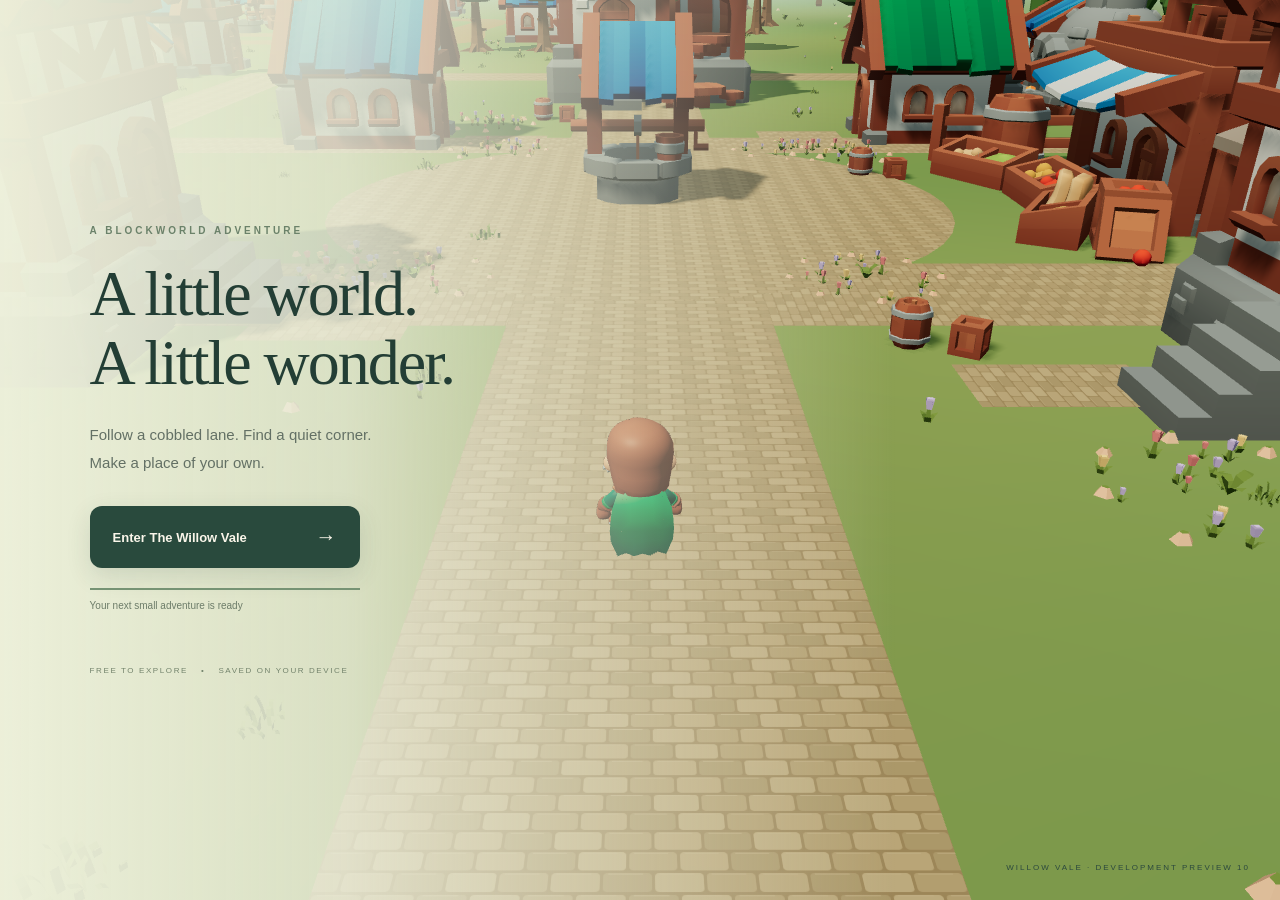
<file: index.html>
<!doctype html>
<html lang="en">
  <head>
    <meta charset="UTF-8" />
    <meta
      name="viewport"
      content="width=device-width, initial-scale=1, viewport-fit=cover"
    />
    <meta name="theme-color" content="#243c35" />
    <meta
      name="description"
      content="Explore a little village, wander the woods and make a place of your own. BlockWorld Adventures development preview."
    />
    <link rel="icon" href="./icon.svg" />
    <link rel="manifest" href="./manifest.webmanifest" />
    <link rel="apple-touch-icon" href="./icon-180.png" />
    <meta name="apple-mobile-web-app-capable" content="yes" />
    <title>BlockWorld Adventures</title>
    <script type="module" crossorigin src="./assets/adventures-fZ_DCkMQ.js"></script>
    <link rel="stylesheet" crossorigin href="./assets/adventures-DjVj_M8w.css">
  </head>
  <body>
    <div id="app"></div>
    <script>if ("serviceWorker" in navigator && location.protocol === "https:") { navigator.serviceWorker.register("./sw.js", {scope:"./",updateViaCache:"none"}).catch(() => {}); }</script>
</body>
</html>
</file>
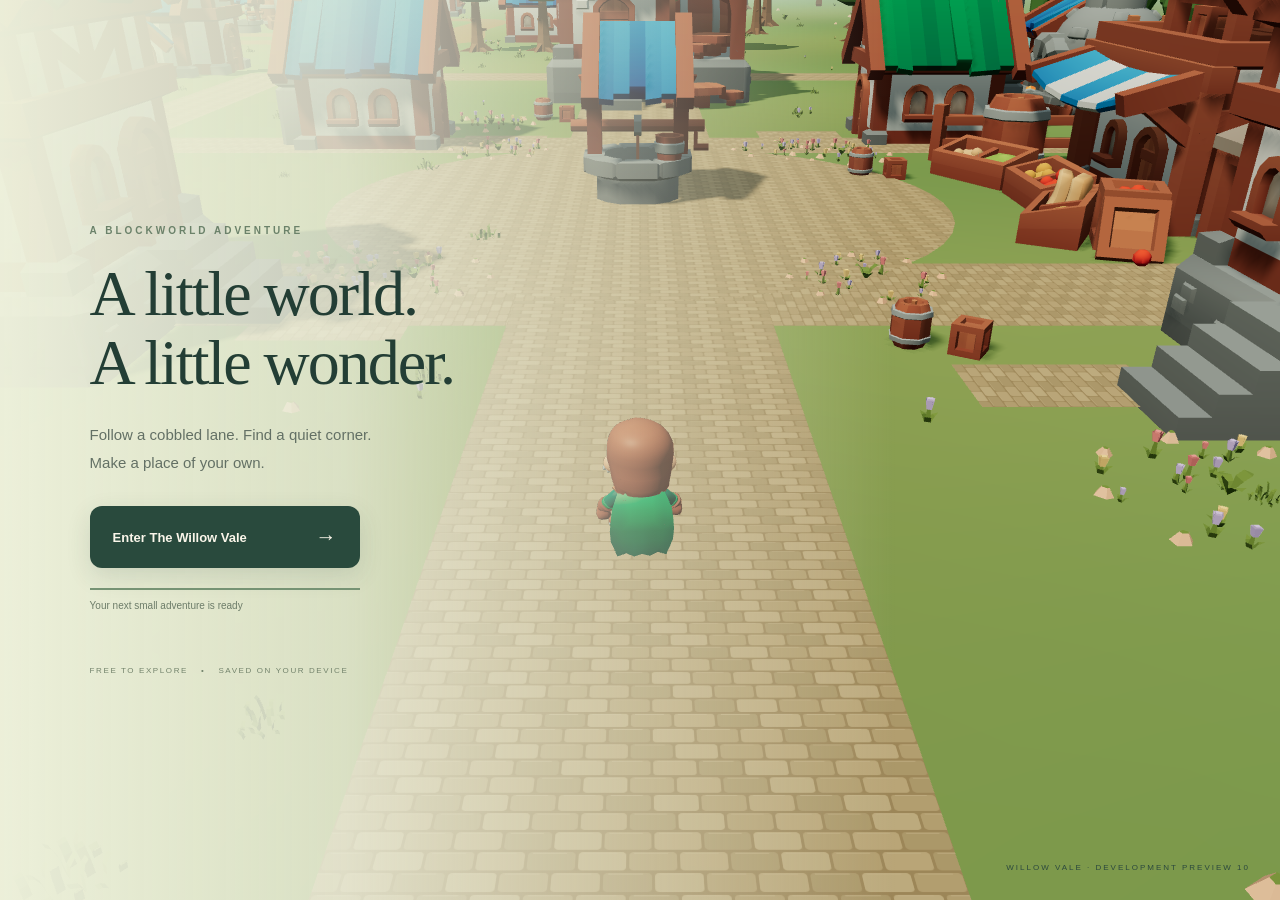
<file: adventures.html>
<!doctype html>
<html lang="en">
  <head>
    <meta charset="UTF-8" />
    <meta
      name="viewport"
      content="width=device-width, initial-scale=1, viewport-fit=cover"
    />
    <meta name="theme-color" content="#243c35" />
    <meta
      name="description"
      content="Explore a little village, wander the woods and make a place of your own. BlockWorld Adventures development preview."
    />
    <link rel="icon" href="./icon.svg" />
    <title>BlockWorld Adventures · Willowmere</title>
    <script type="module" crossorigin src="./assets/adventures-fZ_DCkMQ.js"></script>
    <link rel="stylesheet" crossorigin href="./assets/adventures-DjVj_M8w.css">
  </head>
  <body>
    <div id="app"></div>
  </body>
</html>
</file>
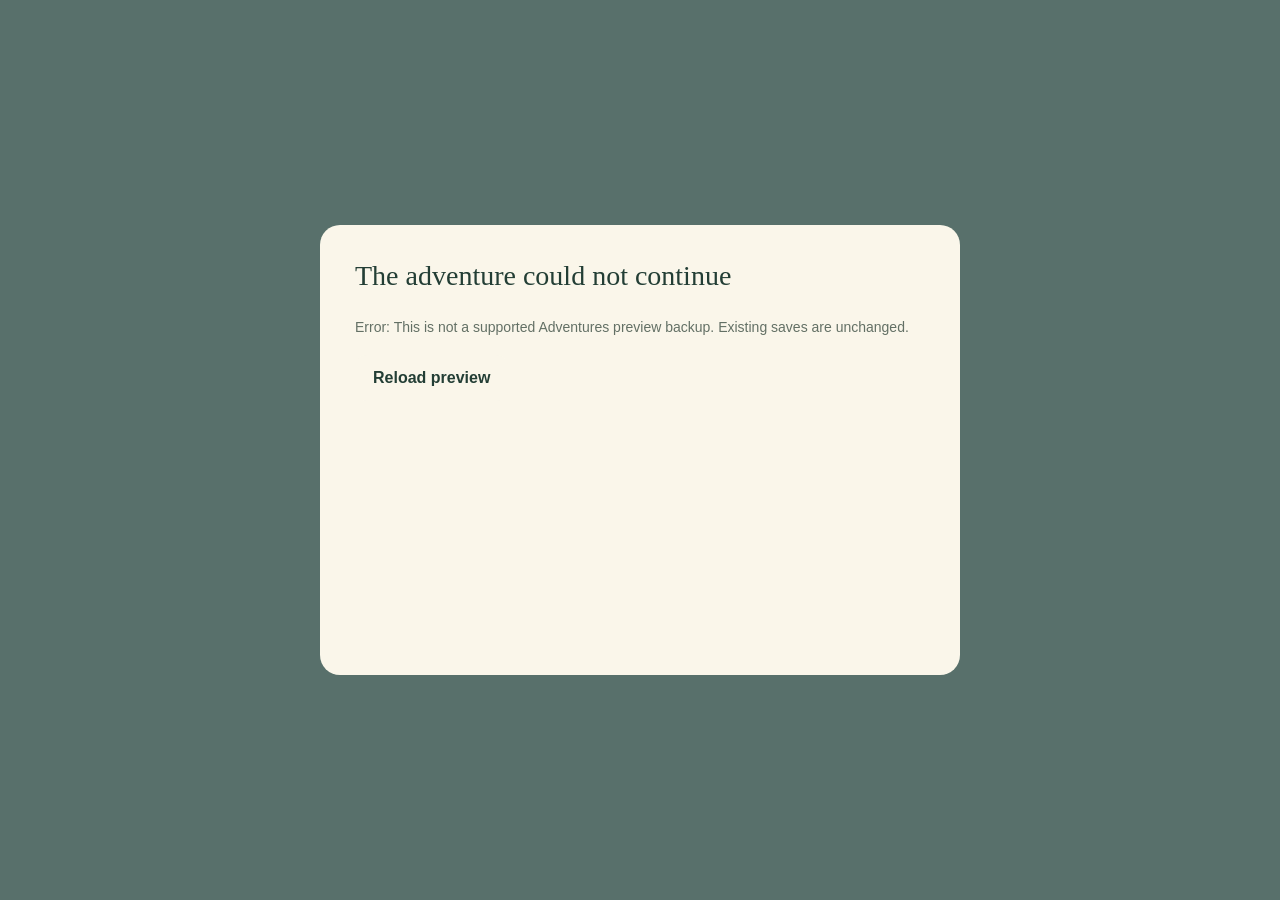
<file: preview-02/adventures.html>
<!doctype html>
<html lang="en">
  <head>
    <meta charset="UTF-8" />
    <meta
      name="viewport"
      content="width=device-width, initial-scale=1, viewport-fit=cover"
    />
    <meta name="theme-color" content="#243c35" />
    <meta
      name="description"
      content="Explore a little village, wander the woods and make a place of your own. BlockWorld Adventures development preview."
    />
    <link rel="icon" href="./icon.svg" />
    <title>BlockWorld Adventures · Willowmere</title>
    <script type="module" crossorigin src="./assets/adventures-YOdLHn6r.js"></script>
    <link rel="stylesheet" crossorigin href="./assets/adventures-CClR43XM.css">
  </head>
  <body>
    <div id="app"></div>
  </body>
</html>
</file>
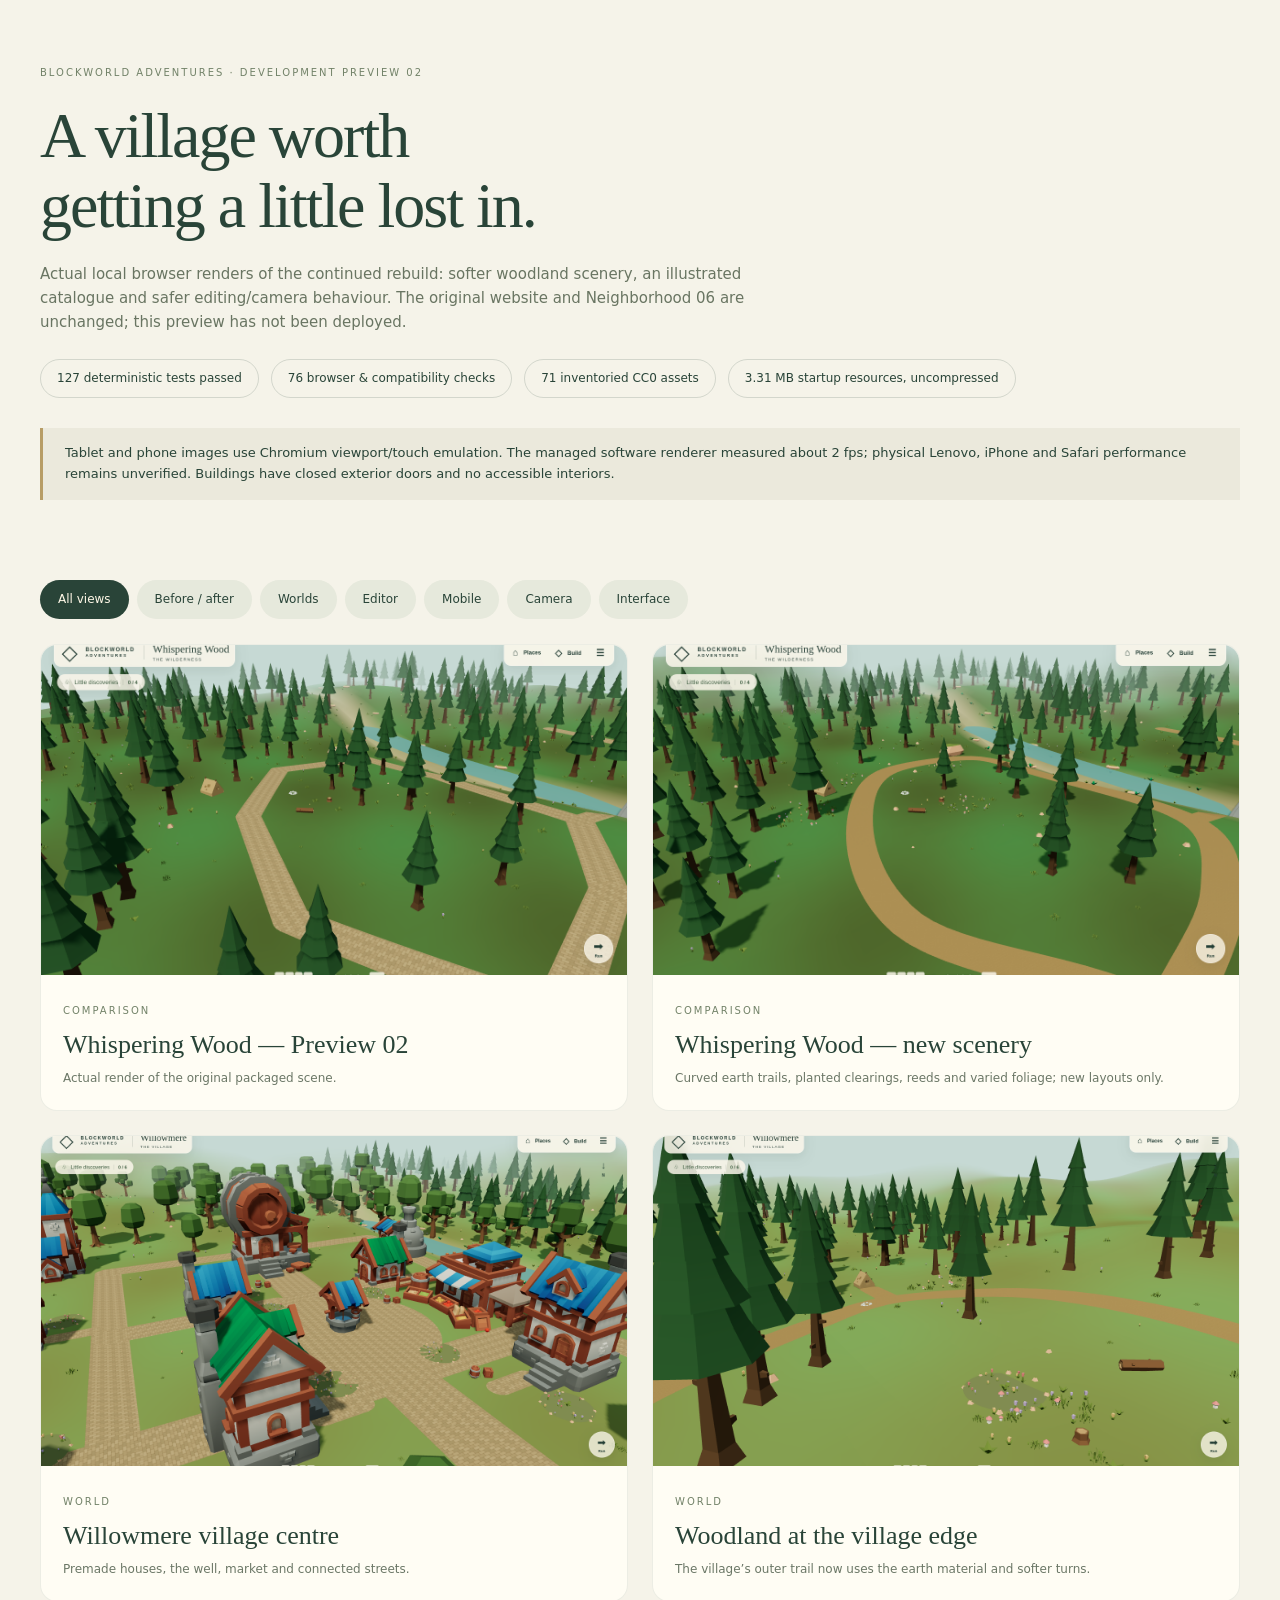
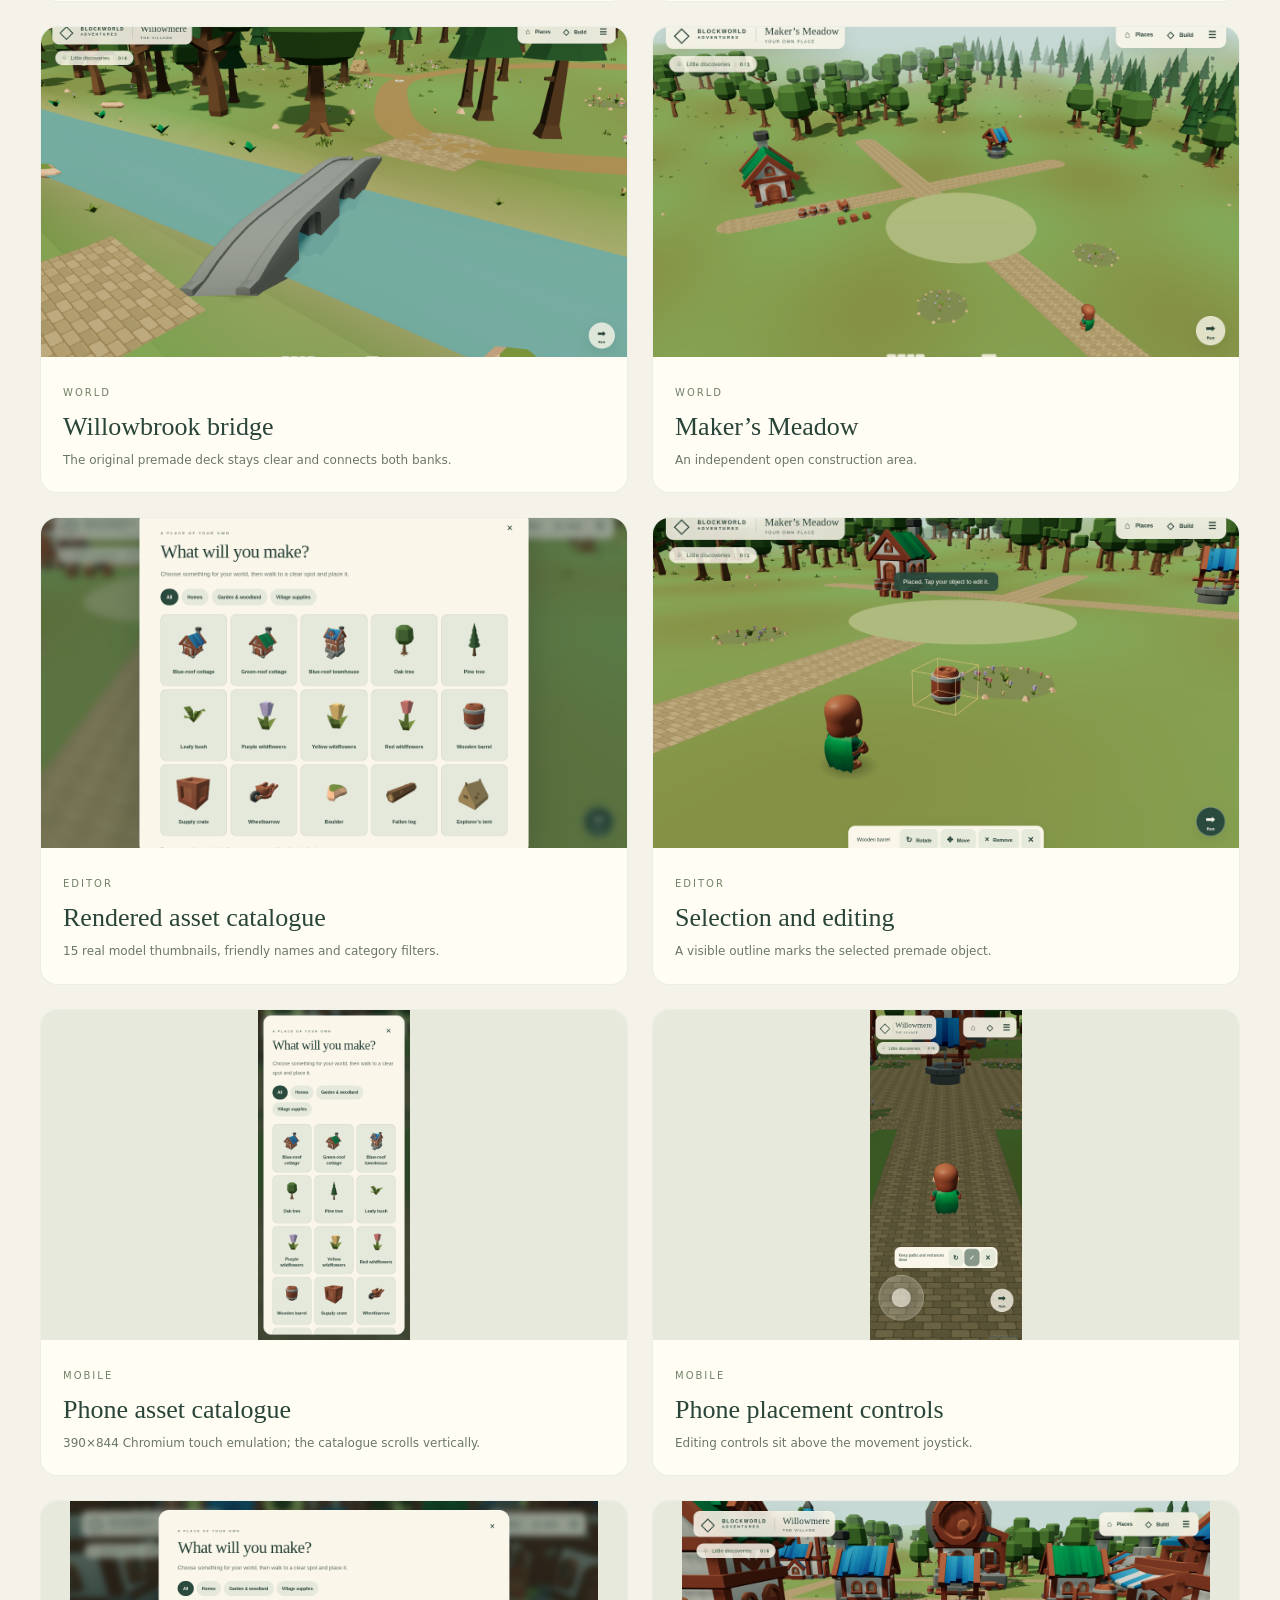
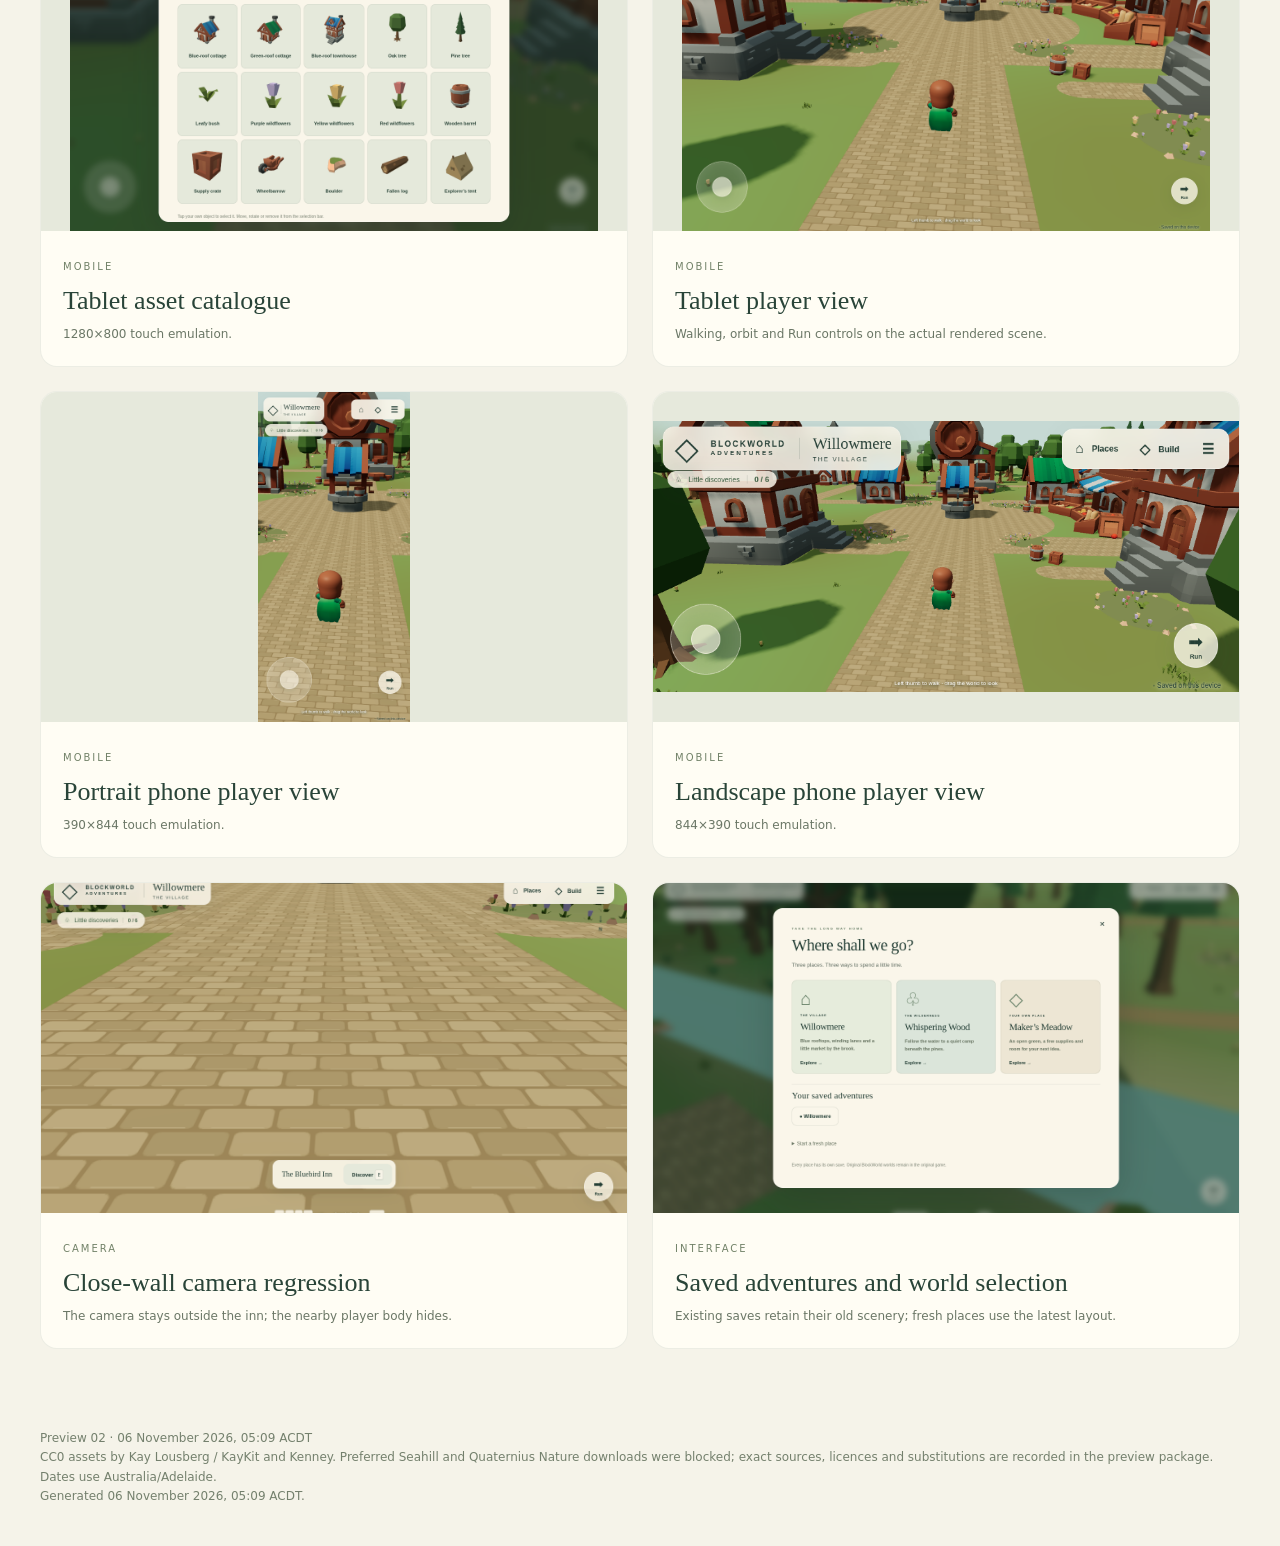
<file: preview-02/gallery.html>
<!doctype html><html lang="en"><meta charset="utf-8"><meta name="viewport" content="width=device-width,initial-scale=1"><title>BlockWorld Adventures · Preview 02 Gallery</title><style>*{box-sizing:border-box}body{margin:0;background:#f5f3e9;color:#294438;font:15px/1.6 system-ui,sans-serif}header,main,footer{max-width:1300px;margin:auto;padding:40px}header{padding-top:65px}.eyebrow,small{font-size:10px;letter-spacing:2px;color:#728268}h1{font:clamp(38px,5vw,66px)/1.1 Georgia,serif;letter-spacing:-2px;margin:20px 0}header p{max-width:760px;color:#697562}.facts{display:flex;gap:12px;flex-wrap:wrap;margin-top:25px}.facts span{border:1px solid #2944382a;border-radius:30px;padding:9px 16px;font-size:12px}nav{display:flex;flex-wrap:wrap;gap:8px}button{font:inherit;color:inherit;cursor:pointer}nav button,dialog button{background:#e6e9dc;border:0;border-radius:20px;padding:10px 18px;font-size:12px}button:focus-visible{outline:3px solid #a48445;outline-offset:4px}nav button[aria-pressed=true]{background:#294438;color:#fff8e7}.grid{display:grid;grid-template-columns:repeat(2,minmax(0,1fr));gap:24px;margin-top:25px}figure{margin:0;overflow:hidden;background:#fffdf4;border:1px solid #29443816;border-radius:17px}.zoom{padding:0;border:0;background:#e6e9dc;width:100%;display:block}figure img{width:100%;height:330px;object-fit:cover;display:block}figure[data-category=mobile] img{object-fit:contain}figcaption{padding:22px}h2{font:26px Georgia,serif;margin:9px 0}figcaption p{font-size:12px;color:#6b7766;margin:0}.note{border-left:3px solid #b79d66;padding:15px 22px;background:#ebe9dc;margin-top:30px;font-size:13px}footer{font-size:12px;color:#74806d}dialog{border:0;padding:15px;border-radius:15px;background:#faf7ed;max-width:95vw;max-height:95vh}dialog::backdrop{background:#15271fe6}dialog img{display:block;max-width:90vw;max-height:82vh;object-fit:contain}dialog button{display:block;margin:10px 0 0 auto}figure[hidden]{display:none}@media(max-width:700px){header,main,footer{padding:25px}.grid{grid-template-columns:1fr}figure img{height:250px}h1{letter-spacing:-1px}.facts{gap:7px}.facts span{font-size:10px;padding:8px 12px}}</style><header><div class="eyebrow">BLOCKWORLD ADVENTURES · DEVELOPMENT PREVIEW 02</div><h1>A village worth<br>getting a little lost in.</h1><p>Actual local browser renders of the continued rebuild: softer woodland scenery, an illustrated catalogue and safer editing/camera behaviour. The original website and Neighborhood 06 are unchanged; this preview has not been deployed.</p><div class="facts"><span>127 deterministic tests passed</span><span>76 browser & compatibility checks</span><span>71 inventoried CC0 assets</span><span>3.31 MB startup resources, uncompressed</span></div><div class="note">Tablet and phone images use Chromium viewport/touch emulation. The managed software renderer measured about 2 fps; physical Lenovo, iPhone and Safari performance remains unverified. Buildings have closed exterior doors and no accessible interiors.</div></header><main><nav aria-label="Filter screenshots"><button aria-pressed="true" data-filter="all">All views</button><button aria-pressed="false" data-filter="comparison">Before / after</button><button aria-pressed="false" data-filter="world">Worlds</button><button aria-pressed="false" data-filter="editor">Editor</button><button aria-pressed="false" data-filter="mobile">Mobile</button><button aria-pressed="false" data-filter="camera">Camera</button><button aria-pressed="false" data-filter="interface">Interface</button></nav><div class="grid"><figure data-category="comparison"><button class="zoom" aria-label="Enlarge Whispering Wood — Preview 02"><img src="review/screenshots/woodland-before.png" loading="lazy" alt="Whispering Wood — Preview 02: Actual render of the original packaged scene."></button><figcaption><small>COMPARISON</small><h2>Whispering Wood — Preview 02</h2><p>Actual render of the original packaged scene.</p></figcaption></figure><figure data-category="comparison"><button class="zoom" aria-label="Enlarge Whispering Wood — new scenery"><img src="review/screenshots/woodland-after.png" loading="lazy" alt="Whispering Wood — new scenery: Curved earth trails, planted clearings, reeds and varied foliage; new layouts only."></button><figcaption><small>COMPARISON</small><h2>Whispering Wood — new scenery</h2><p>Curved earth trails, planted clearings, reeds and varied foliage; new layouts only.</p></figcaption></figure><figure data-category="world"><button class="zoom" aria-label="Enlarge Willowmere village centre"><img src="review/screenshots/centre.png" loading="lazy" alt="Willowmere village centre: Premade houses, the well, market and connected streets."></button><figcaption><small>WORLD</small><h2>Willowmere village centre</h2><p>Premade houses, the well, market and connected streets.</p></figcaption></figure><figure data-category="world"><button class="zoom" aria-label="Enlarge Woodland at the village edge"><img src="review/screenshots/forest.png" loading="lazy" alt="Woodland at the village edge: The village’s outer trail now uses the earth material and softer turns."></button><figcaption><small>WORLD</small><h2>Woodland at the village edge</h2><p>The village’s outer trail now uses the earth material and softer turns.</p></figcaption></figure><figure data-category="world"><button class="zoom" aria-label="Enlarge Willowbrook bridge"><img src="review/screenshots/bridge.png" loading="lazy" alt="Willowbrook bridge: The original premade deck stays clear and connects both banks."></button><figcaption><small>WORLD</small><h2>Willowbrook bridge</h2><p>The original premade deck stays clear and connects both banks.</p></figcaption></figure><figure data-category="world"><button class="zoom" aria-label="Enlarge Maker’s Meadow"><img src="review/screenshots/meadow-after.png" loading="lazy" alt="Maker’s Meadow: An independent open construction area."></button><figcaption><small>WORLD</small><h2>Maker’s Meadow</h2><p>An independent open construction area.</p></figcaption></figure><figure data-category="editor"><button class="zoom" aria-label="Enlarge Rendered asset catalogue"><img src="review/screenshots/catalogue-desktop.png" loading="lazy" alt="Rendered asset catalogue: 15 real model thumbnails, friendly names and category filters."></button><figcaption><small>EDITOR</small><h2>Rendered asset catalogue</h2><p>15 real model thumbnails, friendly names and category filters.</p></figcaption></figure><figure data-category="editor"><button class="zoom" aria-label="Enlarge Selection and editing"><img src="review/screenshots/selection-desktop.png" loading="lazy" alt="Selection and editing: A visible outline marks the selected premade object."></button><figcaption><small>EDITOR</small><h2>Selection and editing</h2><p>A visible outline marks the selected premade object.</p></figcaption></figure><figure data-category="mobile"><button class="zoom" aria-label="Enlarge Phone asset catalogue"><img src="review/screenshots/catalogue-phone.png" loading="lazy" alt="Phone asset catalogue: 390×844 Chromium touch emulation; the catalogue scrolls vertically."></button><figcaption><small>MOBILE</small><h2>Phone asset catalogue</h2><p>390×844 Chromium touch emulation; the catalogue scrolls vertically.</p></figcaption></figure><figure data-category="mobile"><button class="zoom" aria-label="Enlarge Phone placement controls"><img src="review/screenshots/placement-phone.png" loading="lazy" alt="Phone placement controls: Editing controls sit above the movement joystick."></button><figcaption><small>MOBILE</small><h2>Phone placement controls</h2><p>Editing controls sit above the movement joystick.</p></figcaption></figure><figure data-category="mobile"><button class="zoom" aria-label="Enlarge Tablet asset catalogue"><img src="review/screenshots/catalogue-tablet.png" loading="lazy" alt="Tablet asset catalogue: 1280×800 touch emulation."></button><figcaption><small>MOBILE</small><h2>Tablet asset catalogue</h2><p>1280×800 touch emulation.</p></figcaption></figure><figure data-category="mobile"><button class="zoom" aria-label="Enlarge Tablet player view"><img src="review/screenshots/tablet.png" loading="lazy" alt="Tablet player view: Walking, orbit and Run controls on the actual rendered scene."></button><figcaption><small>MOBILE</small><h2>Tablet player view</h2><p>Walking, orbit and Run controls on the actual rendered scene.</p></figcaption></figure><figure data-category="mobile"><button class="zoom" aria-label="Enlarge Portrait phone player view"><img src="review/screenshots/iphone-portrait.png" loading="lazy" alt="Portrait phone player view: 390×844 touch emulation."></button><figcaption><small>MOBILE</small><h2>Portrait phone player view</h2><p>390×844 touch emulation.</p></figcaption></figure><figure data-category="mobile"><button class="zoom" aria-label="Enlarge Landscape phone player view"><img src="review/screenshots/iphone-landscape.png" loading="lazy" alt="Landscape phone player view: 844×390 touch emulation."></button><figcaption><small>MOBILE</small><h2>Landscape phone player view</h2><p>844×390 touch emulation.</p></figcaption></figure><figure data-category="camera"><button class="zoom" aria-label="Enlarge Close-wall camera regression"><img src="review/screenshots/camera-close-wall.png" loading="lazy" alt="Close-wall camera regression: The camera stays outside the inn; the nearby player body hides."></button><figcaption><small>CAMERA</small><h2>Close-wall camera regression</h2><p>The camera stays outside the inn; the nearby player body hides.</p></figcaption></figure><figure data-category="interface"><button class="zoom" aria-label="Enlarge Saved adventures and world selection"><img src="review/screenshots/places.png" loading="lazy" alt="Saved adventures and world selection: Existing saves retain their old scenery; fresh places use the latest layout."></button><figcaption><small>INTERFACE</small><h2>Saved adventures and world selection</h2><p>Existing saves retain their old scenery; fresh places use the latest layout.</p></figcaption></figure></div></main><footer>Preview 02 · 06 November 2026, 05:09 ACDT<br>CC0 assets by Kay Lousberg / KayKit and Kenney. Preferred Seahill and Quaternius Nature downloads were blocked; exact sources, licences and substitutions are recorded in the preview package. Dates use Australia/Adelaide.<br>Generated 06 November 2026, 05:09 ACDT.</footer><dialog><img alt=""><button>Close</button></dialog><script>const d=document.querySelector('dialog');document.querySelectorAll('[data-filter]').forEach(b=>b.onclick=()=>{document.querySelectorAll('[data-filter]').forEach(n=>n.setAttribute('aria-pressed',String(n===b)));document.querySelectorAll('figure').forEach(f=>f.hidden=b.dataset.filter!=='all'&&f.dataset.category!==b.dataset.filter)});document.querySelectorAll('.zoom').forEach(b=>b.onclick=()=>{const i=b.querySelector('img'),target=d.querySelector('img');target.src=i.src;target.alt=i.alt;d.showModal()});d.querySelector('button').onclick=()=>d.close();d.onclick=e=>{if(e.target===d)d.close()};</script></html>
</file>
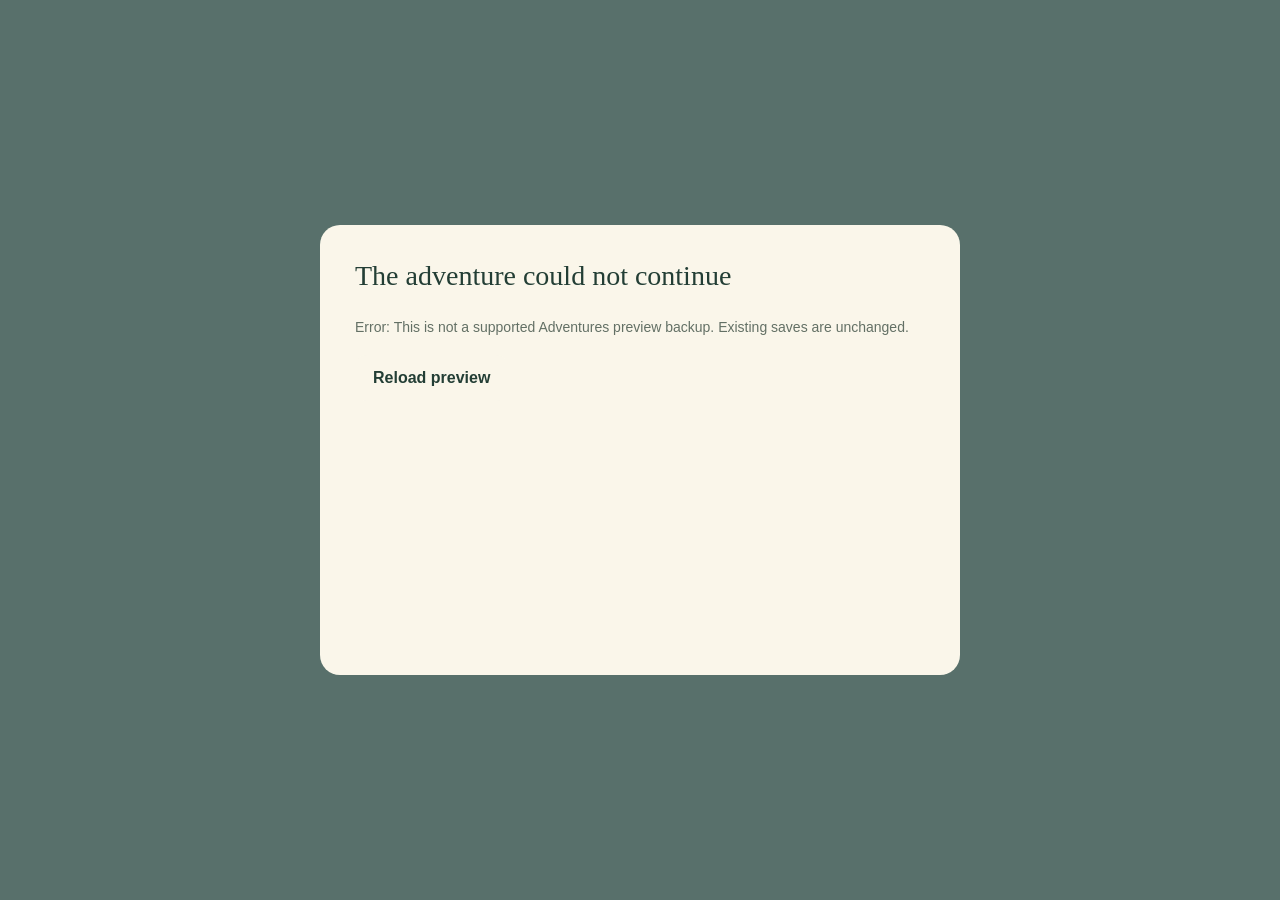
<file: preview-03/adventures.html>
<!doctype html>
<html lang="en">
  <head>
    <meta charset="UTF-8" />
    <meta
      name="viewport"
      content="width=device-width, initial-scale=1, viewport-fit=cover"
    />
    <meta name="theme-color" content="#243c35" />
    <meta
      name="description"
      content="Explore a little village, wander the woods and make a place of your own. BlockWorld Adventures development preview."
    />
    <link rel="icon" href="./icon.svg" />
    <title>BlockWorld Adventures · Willowmere</title>
    <script type="module" crossorigin src="./assets/adventures-Db1xCGZF.js"></script>
    <link rel="stylesheet" crossorigin href="./assets/adventures-DYJf8BwX.css">
  </head>
  <body>
    <div id="app"></div>
  </body>
</html>
</file>
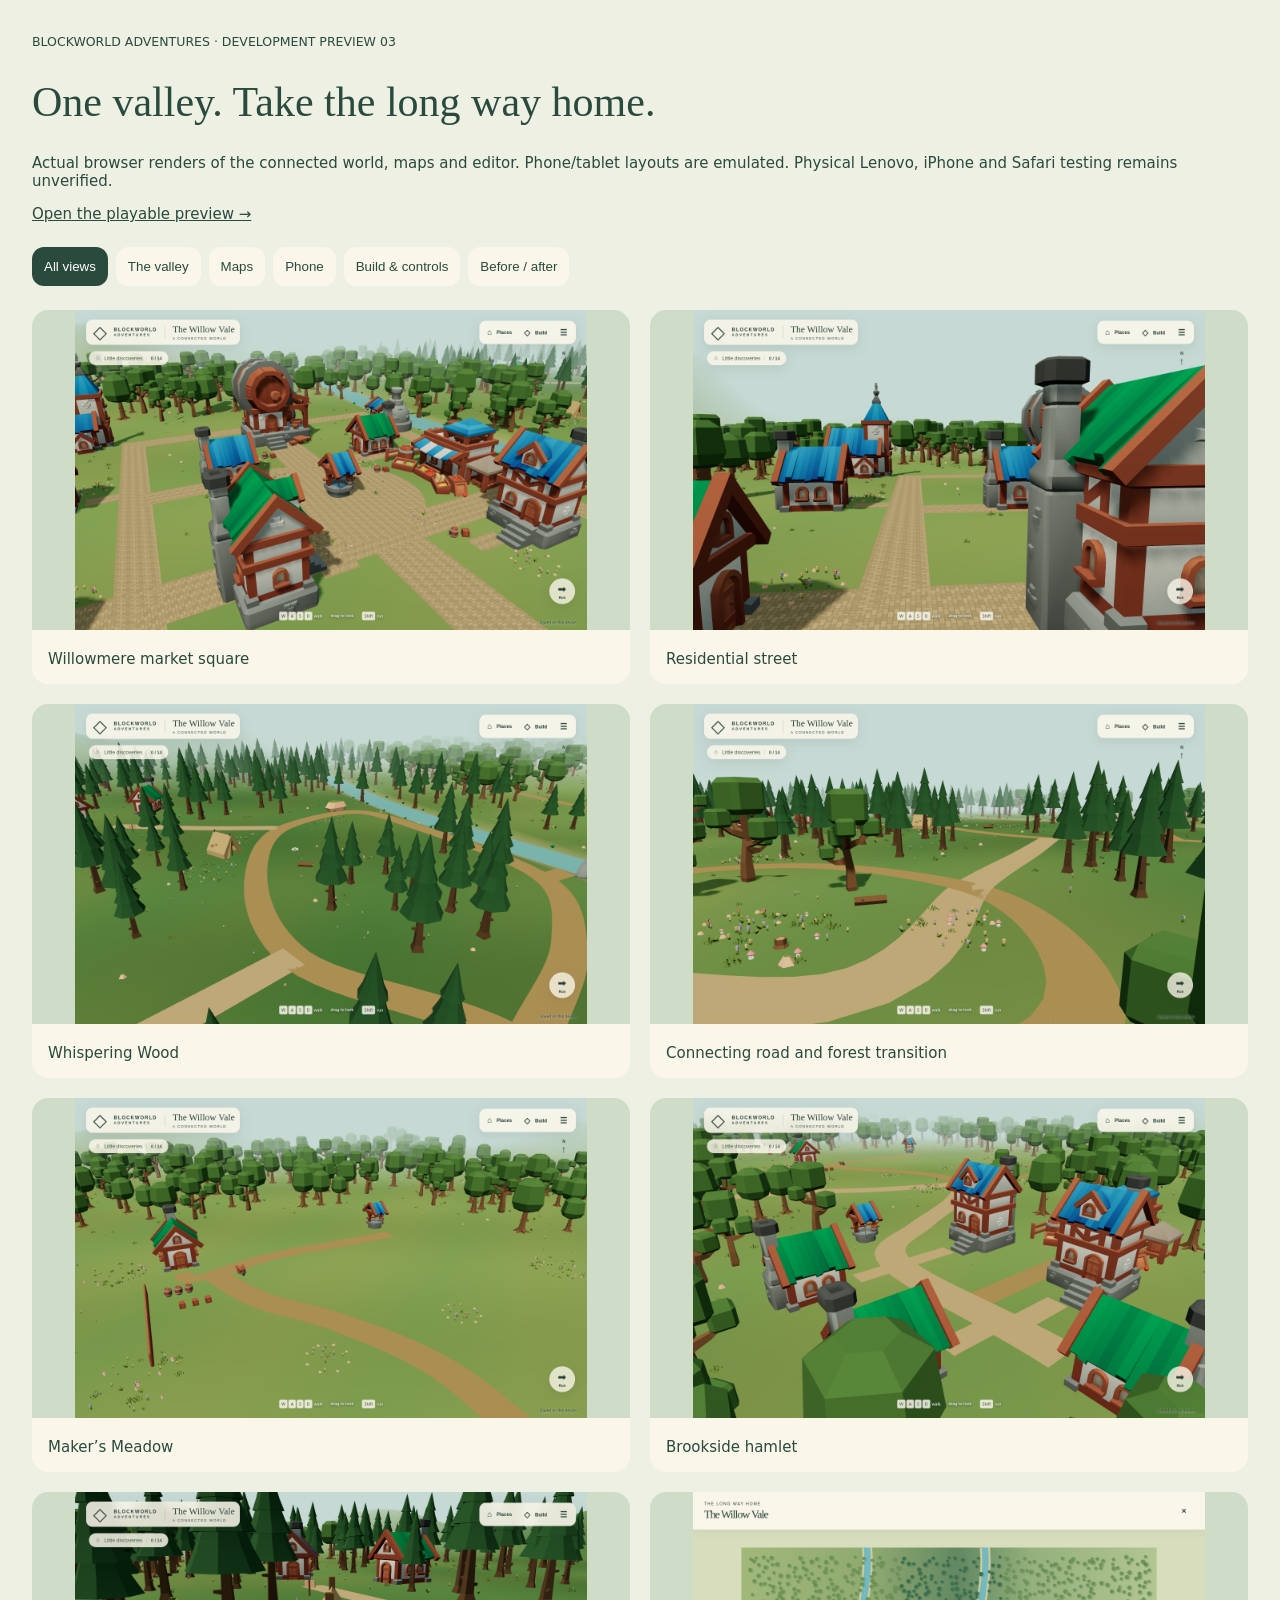
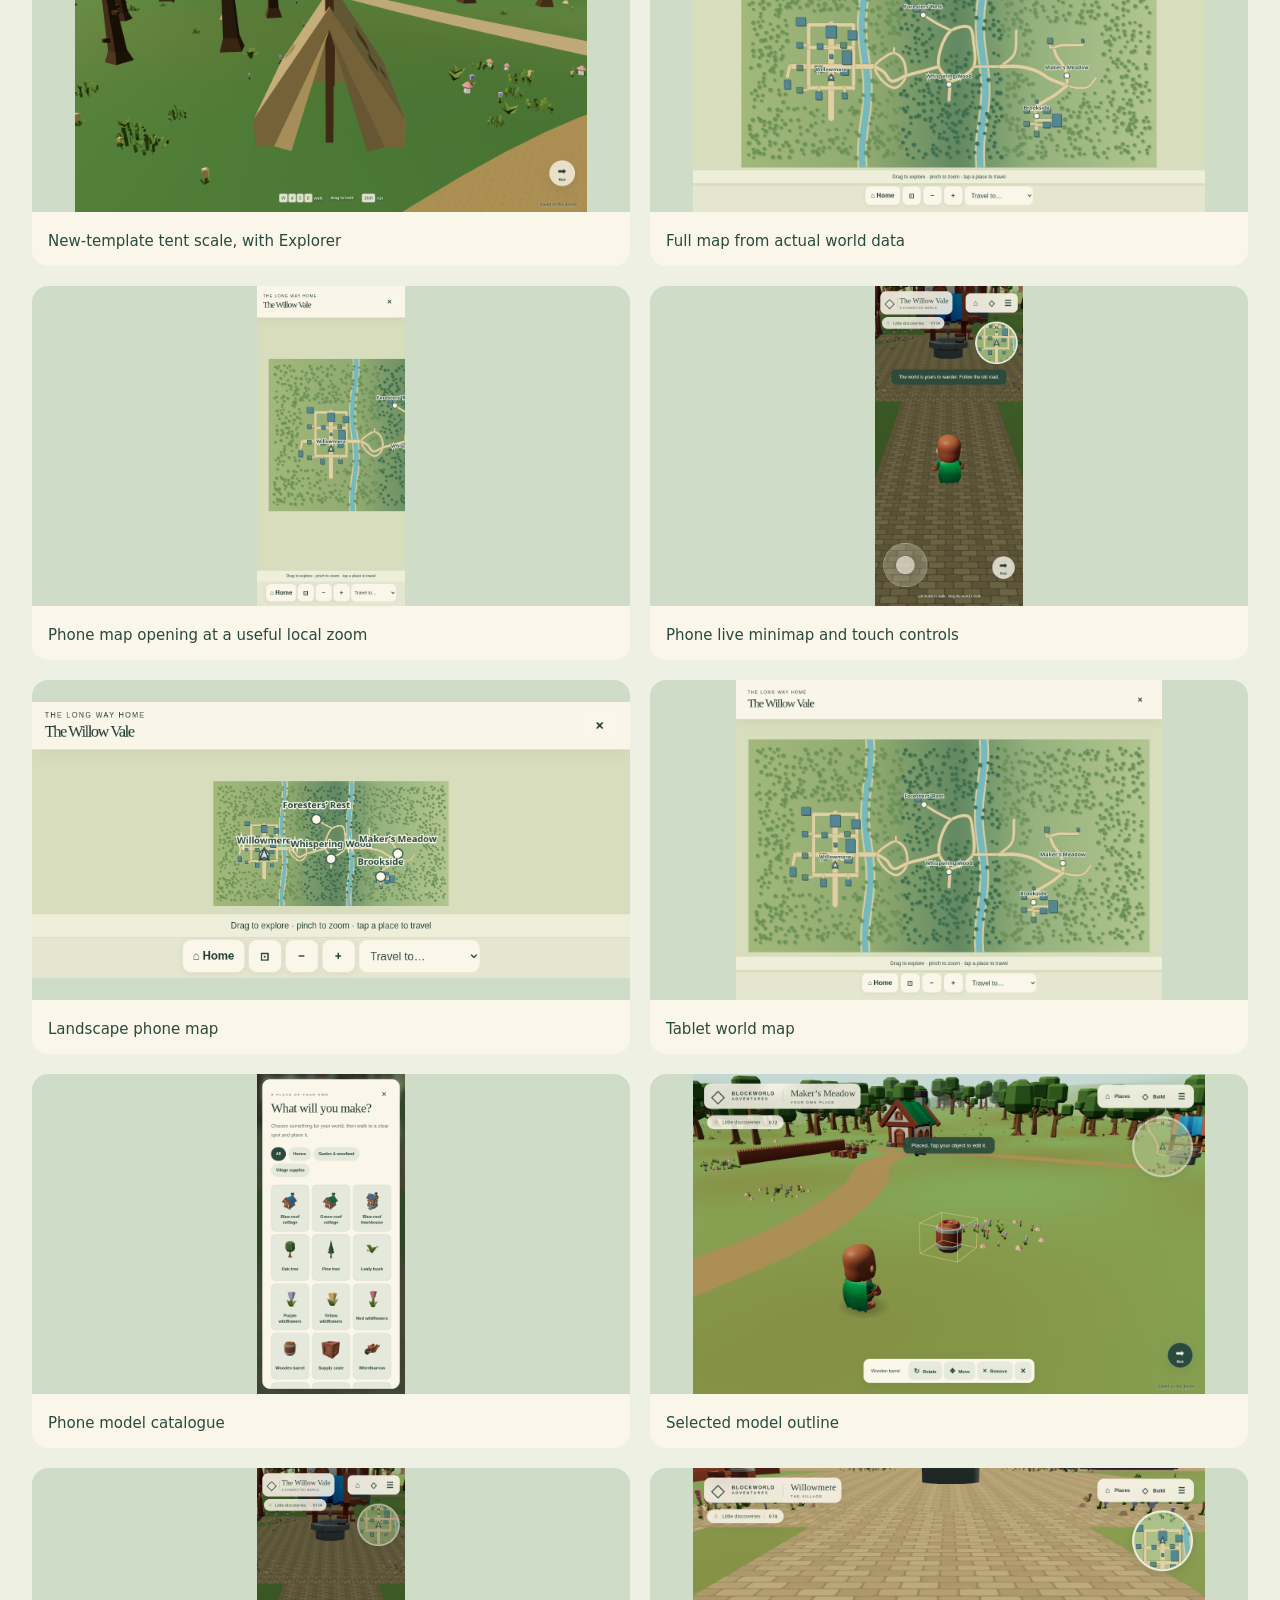
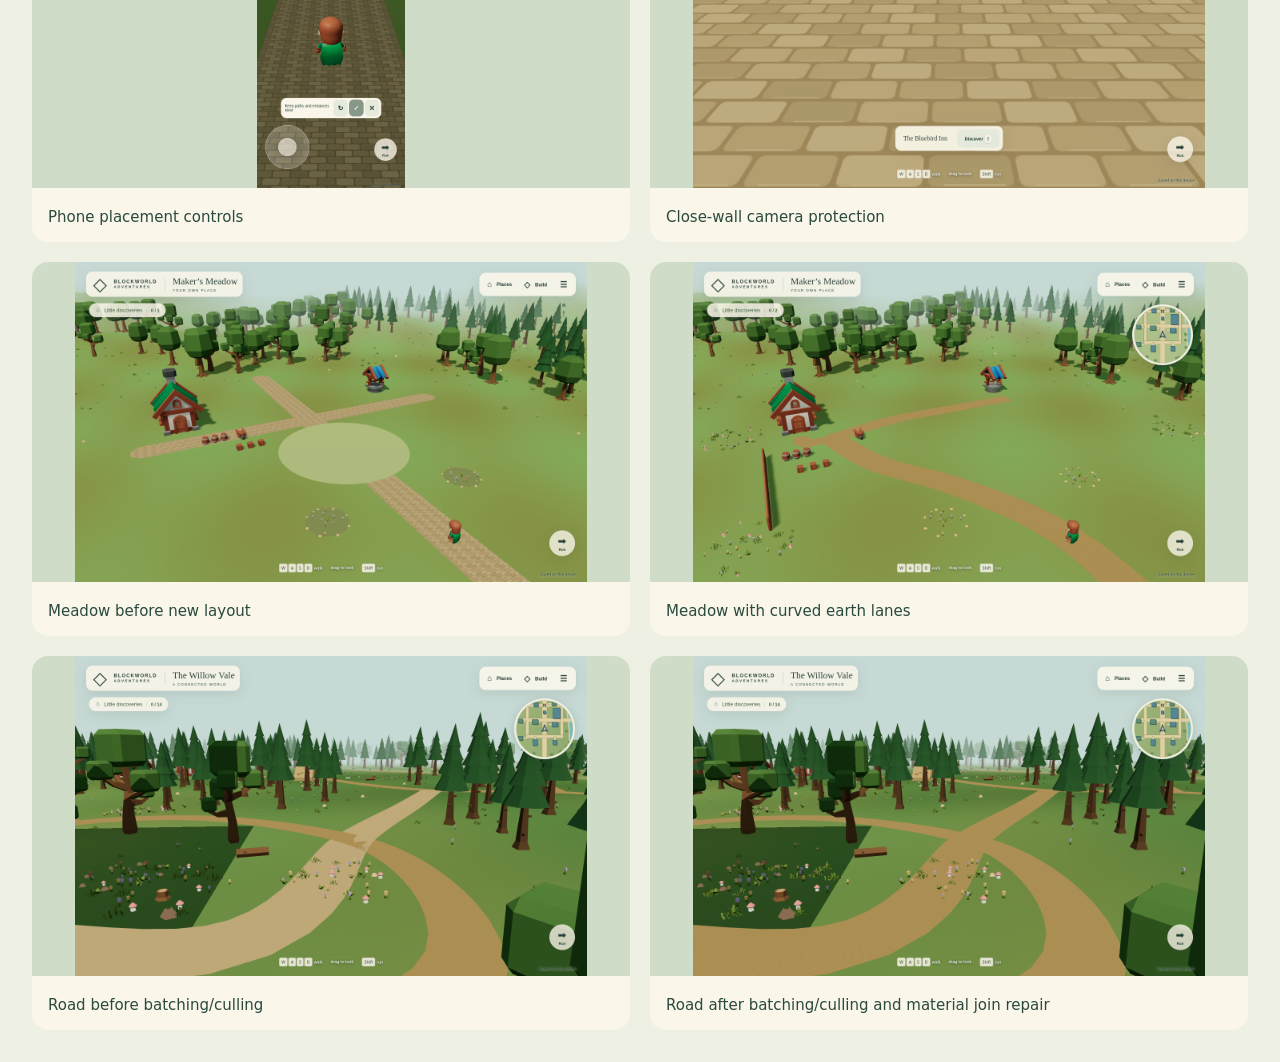
<file: preview-03/gallery.html>
<!doctype html><html><head><meta charset="utf-8"><meta name="viewport" content="width=device-width,initial-scale=1"><title>BlockWorld Adventures Preview 03 · Render gallery</title><style>body{margin:0;background:#edf0e3;color:#294a3d;font:15px system-ui}main{max-width:1500px;margin:auto;padding:32px}h1{font:42px Georgia}nav{display:flex;gap:8px;flex-wrap:wrap;margin:24px 0}button{border:0;background:#faf6ea;color:#294a3d;padding:12px;border-radius:12px;cursor:pointer}nav button[aria-pressed=true]{background:#294a3d;color:white}.grid{display:grid;grid-template-columns:repeat(auto-fit,minmax(min(100%,420px),1fr));gap:20px}figure{margin:0;background:#faf6ea;border-radius:16px;overflow:hidden}figure button{padding:0;width:100%;border-radius:0}img{width:100%;height:320px;object-fit:contain;display:block;background:#cedcc8}figcaption{padding:16px}[hidden]{display:none!important}dialog{max-width:95vw;border:0;padding:8px;border-radius:16px;background:#faf6ea}dialog img{max-width:90vw;height:80vh}dialog::backdrop{background:#102b24db}a{color:#294a3d}</style></head><body><main><small>BLOCKWORLD ADVENTURES · DEVELOPMENT PREVIEW 03</small><h1>One valley. Take the long way home.</h1><p>Actual browser renders of the connected world, maps and editor. Phone/tablet layouts are emulated. Physical Lenovo, iPhone and Safari testing remains unverified.</p><p><a href="adventures.html">Open the playable preview →</a></p><nav><button data-filter="all" aria-pressed="true">All views</button><button data-filter="world" aria-pressed="false">The valley</button><button data-filter="map" aria-pressed="false">Maps</button><button data-filter="phone" aria-pressed="false">Phone</button><button data-filter="editor" aria-pressed="false">Build & controls</button><button data-filter="comparison" aria-pressed="false">Before / after</button></nav><div class="grid"><figure data-group="world"><button class="zoom" aria-label="Enlarge Willowmere market square"><img src="review/screenshots/vale-centre.png" alt="Willowmere market square" loading="lazy"></button><figcaption>Willowmere market square</figcaption></figure><figure data-group="world"><button class="zoom" aria-label="Enlarge Residential street"><img src="review/screenshots/vale-street.png" alt="Residential street" loading="lazy"></button><figcaption>Residential street</figcaption></figure><figure data-group="world"><button class="zoom" aria-label="Enlarge Whispering Wood"><img src="review/screenshots/vale-woodland.png" alt="Whispering Wood" loading="lazy"></button><figcaption>Whispering Wood</figcaption></figure><figure data-group="world"><button class="zoom" aria-label="Enlarge Connecting road and forest transition"><img src="review/screenshots/vale-road.png" alt="Connecting road and forest transition" loading="lazy"></button><figcaption>Connecting road and forest transition</figcaption></figure><figure data-group="world"><button class="zoom" aria-label="Enlarge Maker’s Meadow"><img src="review/screenshots/vale-meadow.png" alt="Maker’s Meadow" loading="lazy"></button><figcaption>Maker’s Meadow</figcaption></figure><figure data-group="world"><button class="zoom" aria-label="Enlarge Brookside hamlet"><img src="review/screenshots/vale-hamlet.png" alt="Brookside hamlet" loading="lazy"></button><figcaption>Brookside hamlet</figcaption></figure><figure data-group="world"><button class="zoom" aria-label="Enlarge New-template tent scale, with Explorer"><img src="review/screenshots/vale-campScale.png" alt="New-template tent scale, with Explorer" loading="lazy"></button><figcaption>New-template tent scale, with Explorer</figcaption></figure><figure data-group="map"><button class="zoom" aria-label="Enlarge Full map from actual world data"><img src="review/screenshots/map-desktop-full.png" alt="Full map from actual world data" loading="lazy"></button><figcaption>Full map from actual world data</figcaption></figure><figure data-group="phone"><button class="zoom" aria-label="Enlarge Phone map opening at a useful local zoom"><img src="review/screenshots/map-phone-full.png" alt="Phone map opening at a useful local zoom" loading="lazy"></button><figcaption>Phone map opening at a useful local zoom</figcaption></figure><figure data-group="phone"><button class="zoom" aria-label="Enlarge Phone live minimap and touch controls"><img src="review/screenshots/map-phone-mini.png" alt="Phone live minimap and touch controls" loading="lazy"></button><figcaption>Phone live minimap and touch controls</figcaption></figure><figure data-group="phone"><button class="zoom" aria-label="Enlarge Landscape phone map"><img src="review/screenshots/map-phone-landscape-full.png" alt="Landscape phone map" loading="lazy"></button><figcaption>Landscape phone map</figcaption></figure><figure data-group="map"><button class="zoom" aria-label="Enlarge Tablet world map"><img src="review/screenshots/map-tablet-full.png" alt="Tablet world map" loading="lazy"></button><figcaption>Tablet world map</figcaption></figure><figure data-group="editor"><button class="zoom" aria-label="Enlarge Phone model catalogue"><img src="review/screenshots/catalogue-phone.png" alt="Phone model catalogue" loading="lazy"></button><figcaption>Phone model catalogue</figcaption></figure><figure data-group="editor"><button class="zoom" aria-label="Enlarge Selected model outline"><img src="review/screenshots/selection-desktop.png" alt="Selected model outline" loading="lazy"></button><figcaption>Selected model outline</figcaption></figure><figure data-group="editor"><button class="zoom" aria-label="Enlarge Phone placement controls"><img src="review/screenshots/placement-phone.png" alt="Phone placement controls" loading="lazy"></button><figcaption>Phone placement controls</figcaption></figure><figure data-group="editor"><button class="zoom" aria-label="Enlarge Close-wall camera protection"><img src="review/screenshots/camera-close-wall.png" alt="Close-wall camera protection" loading="lazy"></button><figcaption>Close-wall camera protection</figcaption></figure><figure data-group="comparison"><button class="zoom" aria-label="Enlarge Meadow before new layout"><img src="review/screenshots/meadow-before.png" alt="Meadow before new layout" loading="lazy"></button><figcaption>Meadow before new layout</figcaption></figure><figure data-group="comparison"><button class="zoom" aria-label="Enlarge Meadow with curved earth lanes"><img src="review/screenshots/meadow-after.png" alt="Meadow with curved earth lanes" loading="lazy"></button><figcaption>Meadow with curved earth lanes</figcaption></figure><figure data-group="comparison"><button class="zoom" aria-label="Enlarge Road before batching/culling"><img src="review/screenshots/cost-road-before.png" alt="Road before batching/culling" loading="lazy"></button><figcaption>Road before batching/culling</figcaption></figure><figure data-group="comparison"><button class="zoom" aria-label="Enlarge Road after batching/culling and material join repair"><img src="review/screenshots/cost-road-after.png" alt="Road after batching/culling and material join repair" loading="lazy"></button><figcaption>Road after batching/culling and material join repair</figcaption></figure></div><dialog><button aria-label="Close enlarged image">Close ✕</button><img alt=""></dialog></main><script>const d=document.querySelector('dialog');for(const b of document.querySelectorAll('[data-filter]'))b.onclick=()=>{for(const f of document.querySelectorAll('figure'))f.hidden=b.dataset.filter!=='all'&&f.dataset.group!==b.dataset.filter;for(const x of document.querySelectorAll('[data-filter]'))x.setAttribute('aria-pressed',x===b);};for(const b of document.querySelectorAll('.zoom'))b.onclick=()=>{d.querySelector('img').src=b.querySelector('img').src;d.querySelector('img').alt=b.querySelector('img').alt;d.showModal();};d.querySelector('button').onclick=()=>d.close();</script></body></html>
</file>
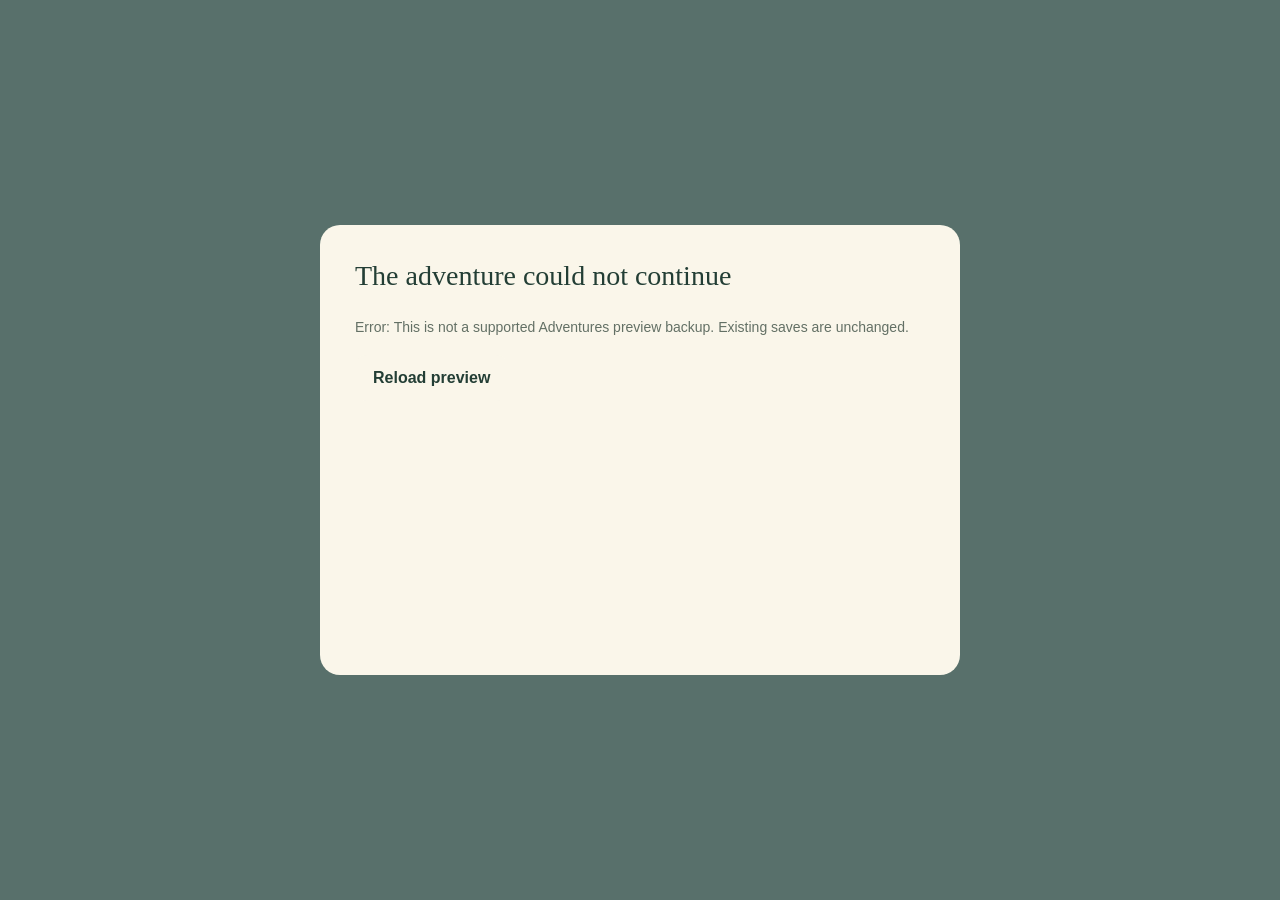
<file: preview-06/adventures.html>
<!doctype html>
<html lang="en">
  <head>
    <meta charset="UTF-8" />
    <meta
      name="viewport"
      content="width=device-width, initial-scale=1, viewport-fit=cover"
    />
    <meta name="theme-color" content="#243c35" />
    <meta
      name="description"
      content="Explore a little village, wander the woods and make a place of your own. BlockWorld Adventures development preview."
    />
    <link rel="icon" href="./icon.svg" />
    <title>BlockWorld Adventures · Willowmere</title>
    <script type="module" crossorigin src="./assets/adventures-yTikIZOx.js"></script>
    <link rel="stylesheet" crossorigin href="./assets/adventures-Bnf_TqVr.css">
  </head>
  <body>
    <div id="app"></div>
  </body>
</html>
</file>
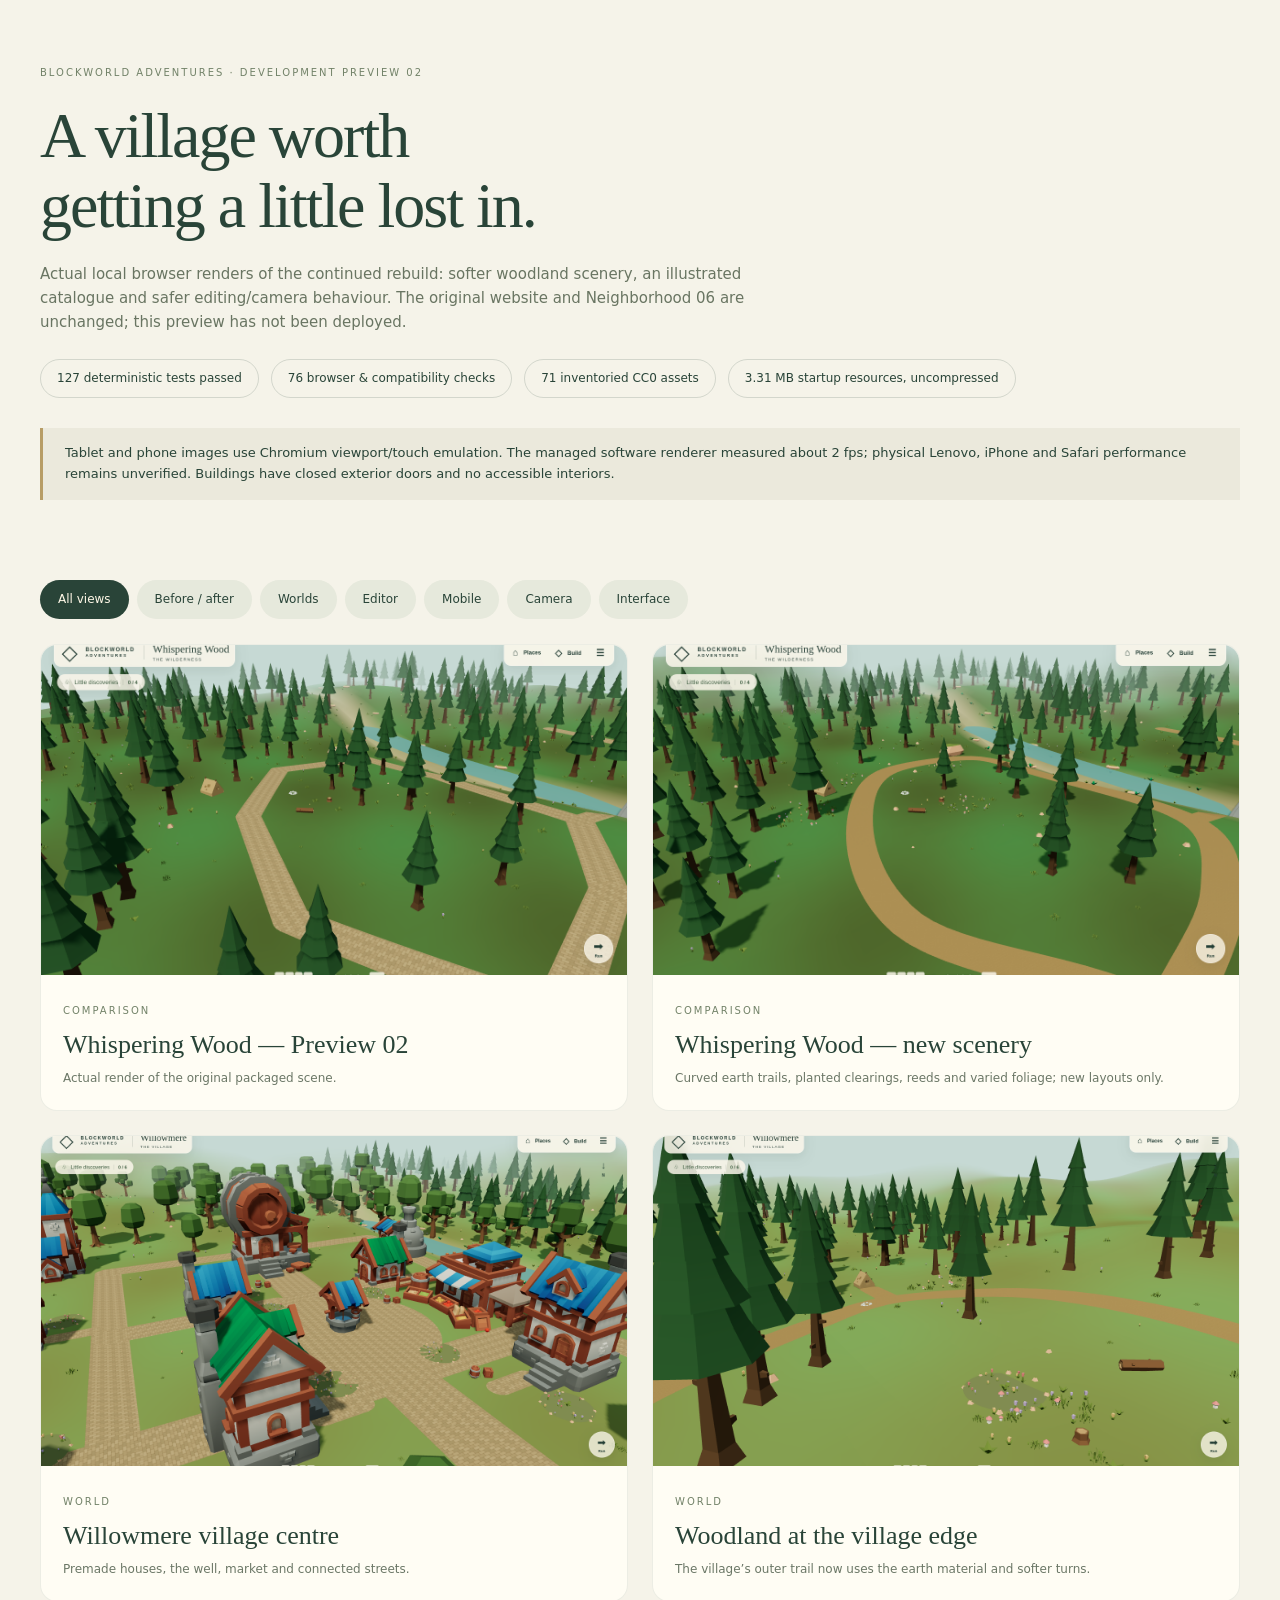
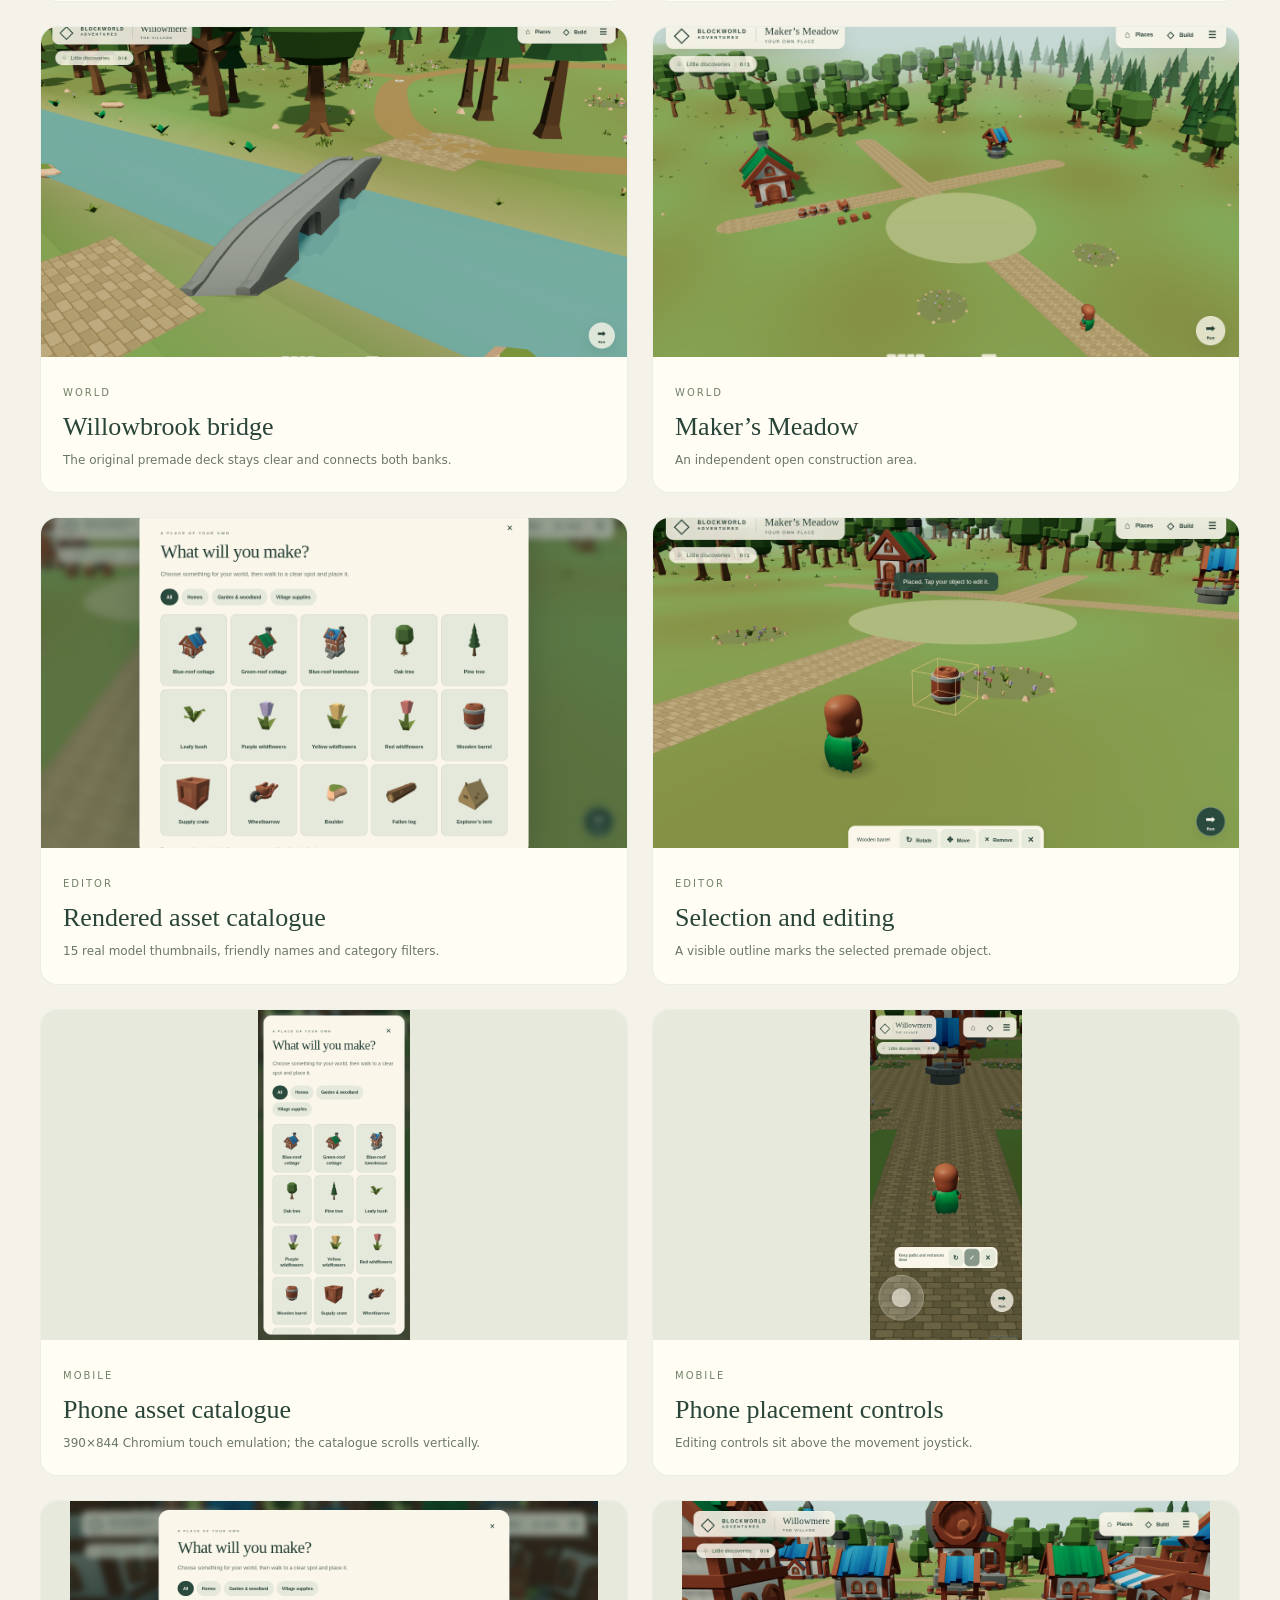
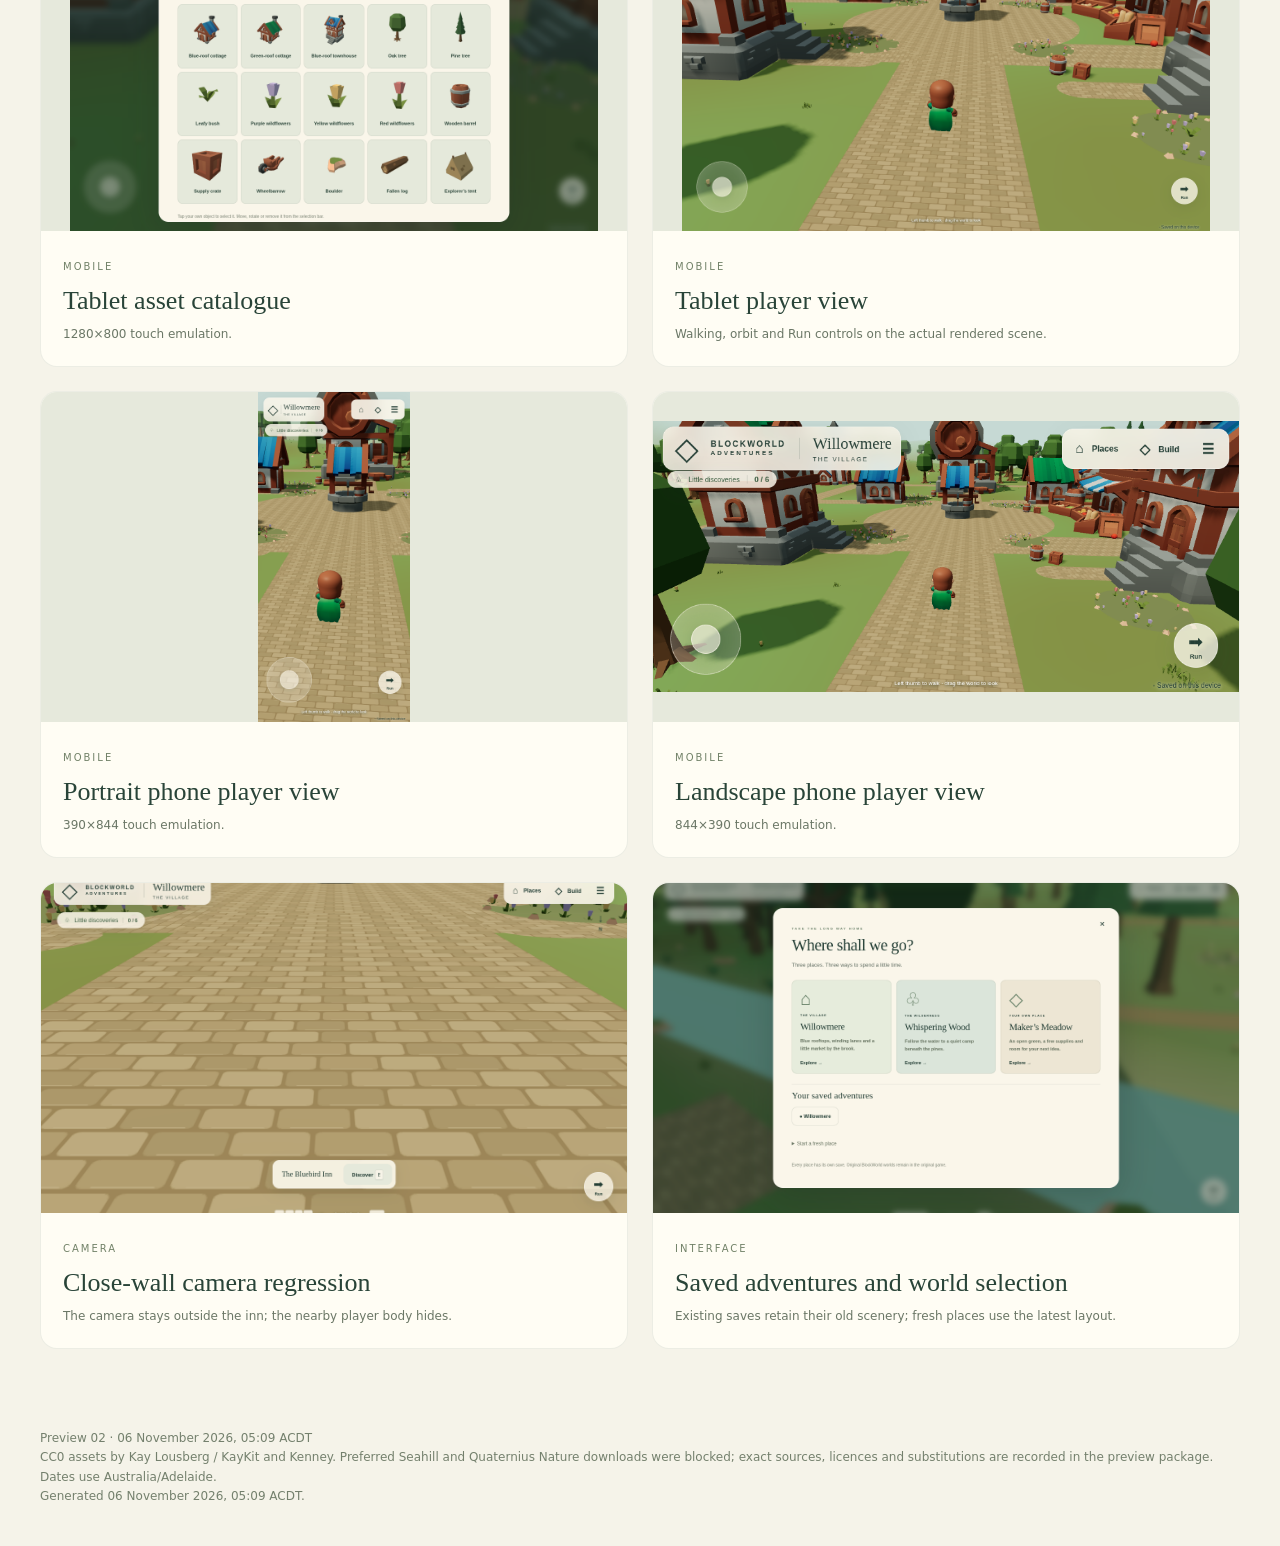
<file: preview-02/review/gallery.html>
<!doctype html><html lang="en"><meta charset="utf-8"><meta name="viewport" content="width=device-width,initial-scale=1"><title>BlockWorld Adventures · Preview 02 Gallery</title><style>*{box-sizing:border-box}body{margin:0;background:#f5f3e9;color:#294438;font:15px/1.6 system-ui,sans-serif}header,main,footer{max-width:1300px;margin:auto;padding:40px}header{padding-top:65px}.eyebrow,small{font-size:10px;letter-spacing:2px;color:#728268}h1{font:clamp(38px,5vw,66px)/1.1 Georgia,serif;letter-spacing:-2px;margin:20px 0}header p{max-width:760px;color:#697562}.facts{display:flex;gap:12px;flex-wrap:wrap;margin-top:25px}.facts span{border:1px solid #2944382a;border-radius:30px;padding:9px 16px;font-size:12px}nav{display:flex;flex-wrap:wrap;gap:8px}button{font:inherit;color:inherit;cursor:pointer}nav button,dialog button{background:#e6e9dc;border:0;border-radius:20px;padding:10px 18px;font-size:12px}button:focus-visible{outline:3px solid #a48445;outline-offset:4px}nav button[aria-pressed=true]{background:#294438;color:#fff8e7}.grid{display:grid;grid-template-columns:repeat(2,minmax(0,1fr));gap:24px;margin-top:25px}figure{margin:0;overflow:hidden;background:#fffdf4;border:1px solid #29443816;border-radius:17px}.zoom{padding:0;border:0;background:#e6e9dc;width:100%;display:block}figure img{width:100%;height:330px;object-fit:cover;display:block}figure[data-category=mobile] img{object-fit:contain}figcaption{padding:22px}h2{font:26px Georgia,serif;margin:9px 0}figcaption p{font-size:12px;color:#6b7766;margin:0}.note{border-left:3px solid #b79d66;padding:15px 22px;background:#ebe9dc;margin-top:30px;font-size:13px}footer{font-size:12px;color:#74806d}dialog{border:0;padding:15px;border-radius:15px;background:#faf7ed;max-width:95vw;max-height:95vh}dialog::backdrop{background:#15271fe6}dialog img{display:block;max-width:90vw;max-height:82vh;object-fit:contain}dialog button{display:block;margin:10px 0 0 auto}figure[hidden]{display:none}@media(max-width:700px){header,main,footer{padding:25px}.grid{grid-template-columns:1fr}figure img{height:250px}h1{letter-spacing:-1px}.facts{gap:7px}.facts span{font-size:10px;padding:8px 12px}}</style><header><div class="eyebrow">BLOCKWORLD ADVENTURES · DEVELOPMENT PREVIEW 02</div><h1>A village worth<br>getting a little lost in.</h1><p>Actual local browser renders of the continued rebuild: softer woodland scenery, an illustrated catalogue and safer editing/camera behaviour. The original website and Neighborhood 06 are unchanged; this preview has not been deployed.</p><div class="facts"><span>127 deterministic tests passed</span><span>76 browser & compatibility checks</span><span>71 inventoried CC0 assets</span><span>3.31 MB startup resources, uncompressed</span></div><div class="note">Tablet and phone images use Chromium viewport/touch emulation. The managed software renderer measured about 2 fps; physical Lenovo, iPhone and Safari performance remains unverified. Buildings have closed exterior doors and no accessible interiors.</div></header><main><nav aria-label="Filter screenshots"><button aria-pressed="true" data-filter="all">All views</button><button aria-pressed="false" data-filter="comparison">Before / after</button><button aria-pressed="false" data-filter="world">Worlds</button><button aria-pressed="false" data-filter="editor">Editor</button><button aria-pressed="false" data-filter="mobile">Mobile</button><button aria-pressed="false" data-filter="camera">Camera</button><button aria-pressed="false" data-filter="interface">Interface</button></nav><div class="grid"><figure data-category="comparison"><button class="zoom" aria-label="Enlarge Whispering Wood — Preview 02"><img src="screenshots/woodland-before.png" loading="lazy" alt="Whispering Wood — Preview 02: Actual render of the original packaged scene."></button><figcaption><small>COMPARISON</small><h2>Whispering Wood — Preview 02</h2><p>Actual render of the original packaged scene.</p></figcaption></figure><figure data-category="comparison"><button class="zoom" aria-label="Enlarge Whispering Wood — new scenery"><img src="screenshots/woodland-after.png" loading="lazy" alt="Whispering Wood — new scenery: Curved earth trails, planted clearings, reeds and varied foliage; new layouts only."></button><figcaption><small>COMPARISON</small><h2>Whispering Wood — new scenery</h2><p>Curved earth trails, planted clearings, reeds and varied foliage; new layouts only.</p></figcaption></figure><figure data-category="world"><button class="zoom" aria-label="Enlarge Willowmere village centre"><img src="screenshots/centre.png" loading="lazy" alt="Willowmere village centre: Premade houses, the well, market and connected streets."></button><figcaption><small>WORLD</small><h2>Willowmere village centre</h2><p>Premade houses, the well, market and connected streets.</p></figcaption></figure><figure data-category="world"><button class="zoom" aria-label="Enlarge Woodland at the village edge"><img src="screenshots/forest.png" loading="lazy" alt="Woodland at the village edge: The village’s outer trail now uses the earth material and softer turns."></button><figcaption><small>WORLD</small><h2>Woodland at the village edge</h2><p>The village’s outer trail now uses the earth material and softer turns.</p></figcaption></figure><figure data-category="world"><button class="zoom" aria-label="Enlarge Willowbrook bridge"><img src="screenshots/bridge.png" loading="lazy" alt="Willowbrook bridge: The original premade deck stays clear and connects both banks."></button><figcaption><small>WORLD</small><h2>Willowbrook bridge</h2><p>The original premade deck stays clear and connects both banks.</p></figcaption></figure><figure data-category="world"><button class="zoom" aria-label="Enlarge Maker’s Meadow"><img src="screenshots/meadow-after.png" loading="lazy" alt="Maker’s Meadow: An independent open construction area."></button><figcaption><small>WORLD</small><h2>Maker’s Meadow</h2><p>An independent open construction area.</p></figcaption></figure><figure data-category="editor"><button class="zoom" aria-label="Enlarge Rendered asset catalogue"><img src="screenshots/catalogue-desktop.png" loading="lazy" alt="Rendered asset catalogue: 15 real model thumbnails, friendly names and category filters."></button><figcaption><small>EDITOR</small><h2>Rendered asset catalogue</h2><p>15 real model thumbnails, friendly names and category filters.</p></figcaption></figure><figure data-category="editor"><button class="zoom" aria-label="Enlarge Selection and editing"><img src="screenshots/selection-desktop.png" loading="lazy" alt="Selection and editing: A visible outline marks the selected premade object."></button><figcaption><small>EDITOR</small><h2>Selection and editing</h2><p>A visible outline marks the selected premade object.</p></figcaption></figure><figure data-category="mobile"><button class="zoom" aria-label="Enlarge Phone asset catalogue"><img src="screenshots/catalogue-phone.png" loading="lazy" alt="Phone asset catalogue: 390×844 Chromium touch emulation; the catalogue scrolls vertically."></button><figcaption><small>MOBILE</small><h2>Phone asset catalogue</h2><p>390×844 Chromium touch emulation; the catalogue scrolls vertically.</p></figcaption></figure><figure data-category="mobile"><button class="zoom" aria-label="Enlarge Phone placement controls"><img src="screenshots/placement-phone.png" loading="lazy" alt="Phone placement controls: Editing controls sit above the movement joystick."></button><figcaption><small>MOBILE</small><h2>Phone placement controls</h2><p>Editing controls sit above the movement joystick.</p></figcaption></figure><figure data-category="mobile"><button class="zoom" aria-label="Enlarge Tablet asset catalogue"><img src="screenshots/catalogue-tablet.png" loading="lazy" alt="Tablet asset catalogue: 1280×800 touch emulation."></button><figcaption><small>MOBILE</small><h2>Tablet asset catalogue</h2><p>1280×800 touch emulation.</p></figcaption></figure><figure data-category="mobile"><button class="zoom" aria-label="Enlarge Tablet player view"><img src="screenshots/tablet.png" loading="lazy" alt="Tablet player view: Walking, orbit and Run controls on the actual rendered scene."></button><figcaption><small>MOBILE</small><h2>Tablet player view</h2><p>Walking, orbit and Run controls on the actual rendered scene.</p></figcaption></figure><figure data-category="mobile"><button class="zoom" aria-label="Enlarge Portrait phone player view"><img src="screenshots/iphone-portrait.png" loading="lazy" alt="Portrait phone player view: 390×844 touch emulation."></button><figcaption><small>MOBILE</small><h2>Portrait phone player view</h2><p>390×844 touch emulation.</p></figcaption></figure><figure data-category="mobile"><button class="zoom" aria-label="Enlarge Landscape phone player view"><img src="screenshots/iphone-landscape.png" loading="lazy" alt="Landscape phone player view: 844×390 touch emulation."></button><figcaption><small>MOBILE</small><h2>Landscape phone player view</h2><p>844×390 touch emulation.</p></figcaption></figure><figure data-category="camera"><button class="zoom" aria-label="Enlarge Close-wall camera regression"><img src="screenshots/camera-close-wall.png" loading="lazy" alt="Close-wall camera regression: The camera stays outside the inn; the nearby player body hides."></button><figcaption><small>CAMERA</small><h2>Close-wall camera regression</h2><p>The camera stays outside the inn; the nearby player body hides.</p></figcaption></figure><figure data-category="interface"><button class="zoom" aria-label="Enlarge Saved adventures and world selection"><img src="screenshots/places.png" loading="lazy" alt="Saved adventures and world selection: Existing saves retain their old scenery; fresh places use the latest layout."></button><figcaption><small>INTERFACE</small><h2>Saved adventures and world selection</h2><p>Existing saves retain their old scenery; fresh places use the latest layout.</p></figcaption></figure></div></main><footer>Preview 02 · 06 November 2026, 05:09 ACDT<br>CC0 assets by Kay Lousberg / KayKit and Kenney. Preferred Seahill and Quaternius Nature downloads were blocked; exact sources, licences and substitutions are recorded in the preview package. Dates use Australia/Adelaide.<br>Generated 06 November 2026, 05:09 ACDT.</footer><dialog><img alt=""><button>Close</button></dialog><script>const d=document.querySelector('dialog');document.querySelectorAll('[data-filter]').forEach(b=>b.onclick=()=>{document.querySelectorAll('[data-filter]').forEach(n=>n.setAttribute('aria-pressed',String(n===b)));document.querySelectorAll('figure').forEach(f=>f.hidden=b.dataset.filter!=='all'&&f.dataset.category!==b.dataset.filter)});document.querySelectorAll('.zoom').forEach(b=>b.onclick=()=>{const i=b.querySelector('img'),target=d.querySelector('img');target.src=i.src;target.alt=i.alt;d.showModal()});d.querySelector('button').onclick=()=>d.close();d.onclick=e=>{if(e.target===d)d.close()};</script></html>
</file>
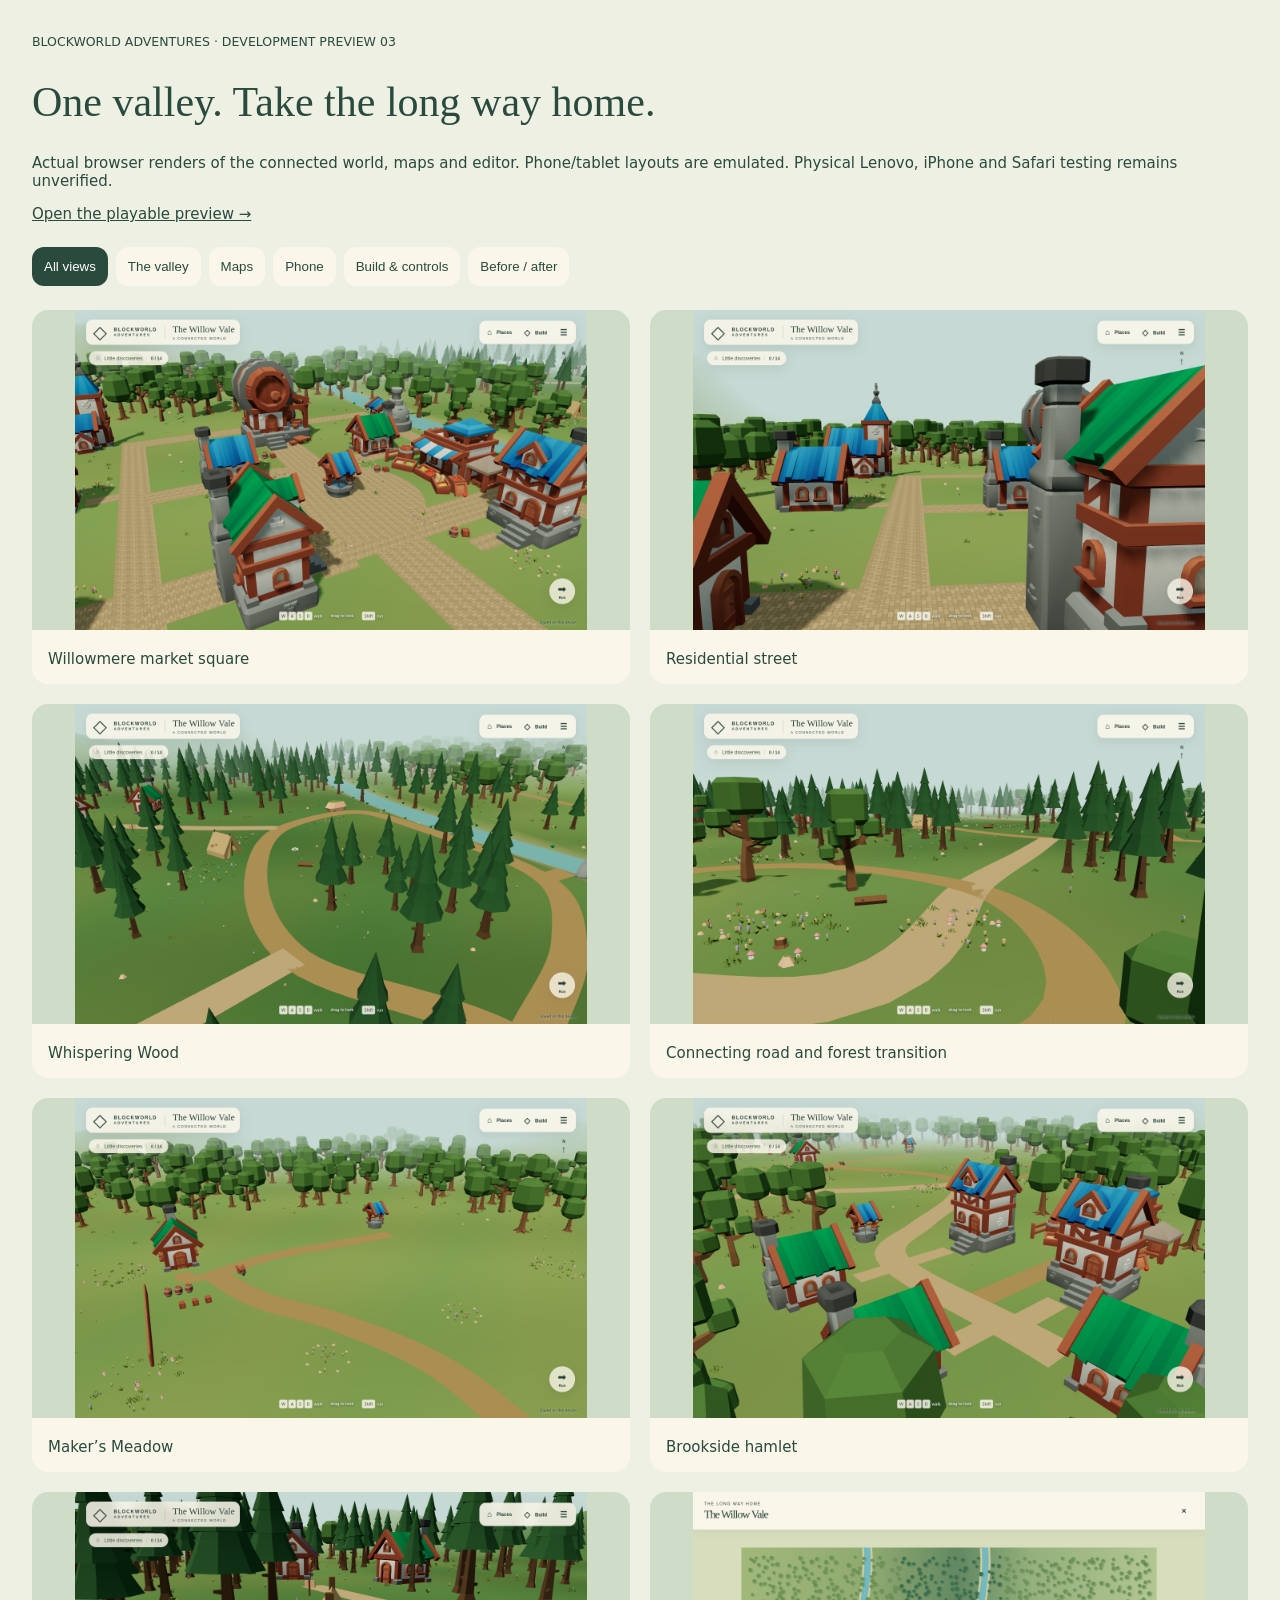
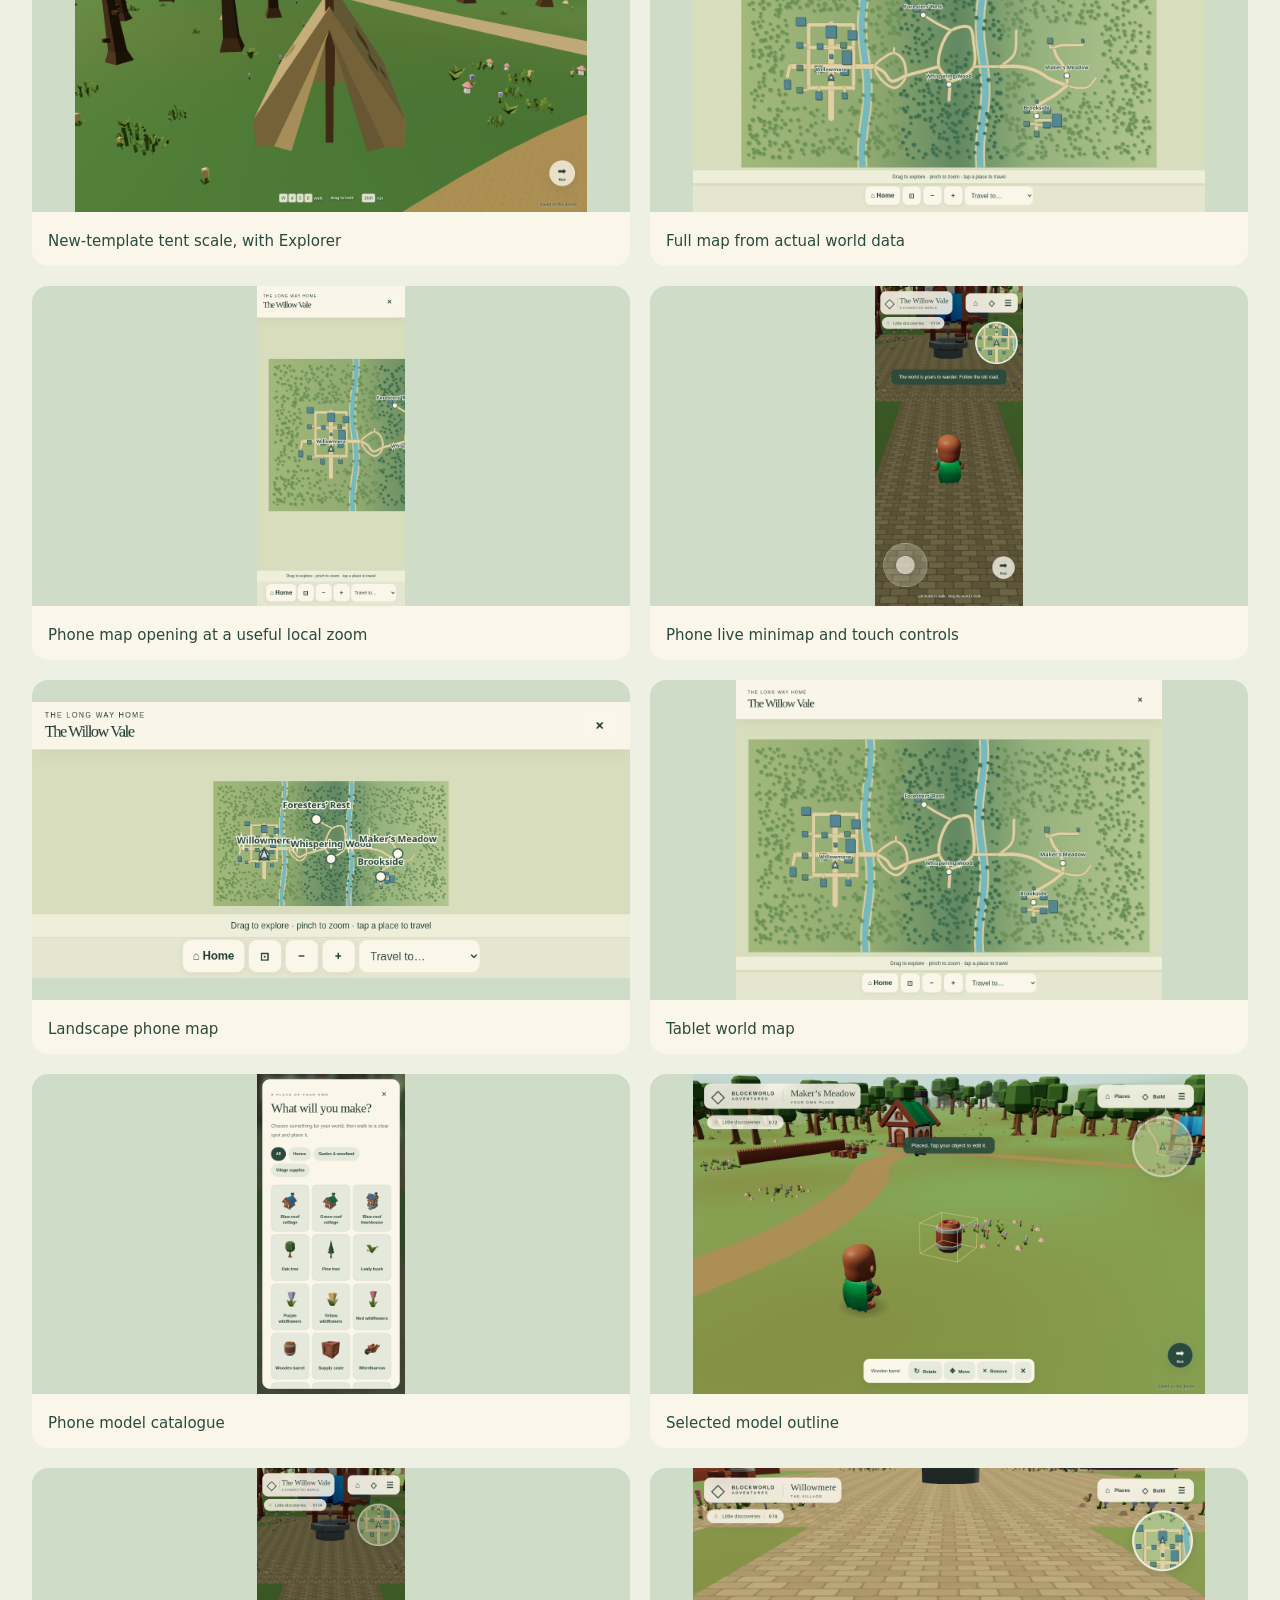
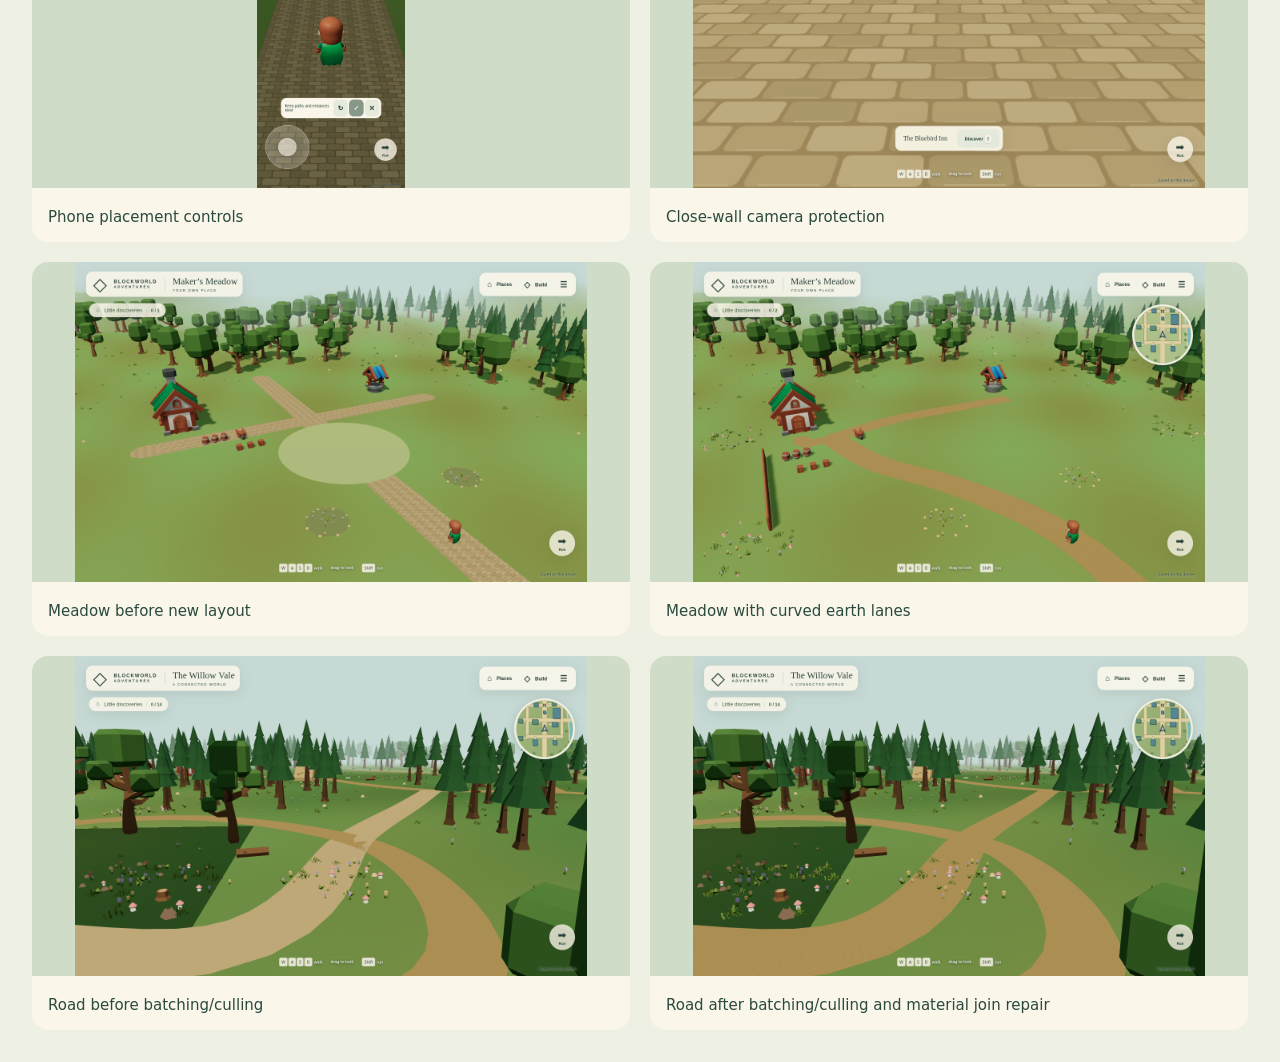
<file: preview-03/review/gallery.html>
<!doctype html><html><head><meta charset="utf-8"><meta name="viewport" content="width=device-width,initial-scale=1"><title>BlockWorld Adventures Preview 03 · Render gallery</title><style>body{margin:0;background:#edf0e3;color:#294a3d;font:15px system-ui}main{max-width:1500px;margin:auto;padding:32px}h1{font:42px Georgia}nav{display:flex;gap:8px;flex-wrap:wrap;margin:24px 0}button{border:0;background:#faf6ea;color:#294a3d;padding:12px;border-radius:12px;cursor:pointer}nav button[aria-pressed=true]{background:#294a3d;color:white}.grid{display:grid;grid-template-columns:repeat(auto-fit,minmax(min(100%,420px),1fr));gap:20px}figure{margin:0;background:#faf6ea;border-radius:16px;overflow:hidden}figure button{padding:0;width:100%;border-radius:0}img{width:100%;height:320px;object-fit:contain;display:block;background:#cedcc8}figcaption{padding:16px}[hidden]{display:none!important}dialog{max-width:95vw;border:0;padding:8px;border-radius:16px;background:#faf6ea}dialog img{max-width:90vw;height:80vh}dialog::backdrop{background:#102b24db}a{color:#294a3d}</style></head><body><main><small>BLOCKWORLD ADVENTURES · DEVELOPMENT PREVIEW 03</small><h1>One valley. Take the long way home.</h1><p>Actual browser renders of the connected world, maps and editor. Phone/tablet layouts are emulated. Physical Lenovo, iPhone and Safari testing remains unverified.</p><p><a href="adventures.html">Open the playable preview →</a></p><nav><button data-filter="all" aria-pressed="true">All views</button><button data-filter="world" aria-pressed="false">The valley</button><button data-filter="map" aria-pressed="false">Maps</button><button data-filter="phone" aria-pressed="false">Phone</button><button data-filter="editor" aria-pressed="false">Build & controls</button><button data-filter="comparison" aria-pressed="false">Before / after</button></nav><div class="grid"><figure data-group="world"><button class="zoom" aria-label="Enlarge Willowmere market square"><img src="screenshots/vale-centre.png" alt="Willowmere market square" loading="lazy"></button><figcaption>Willowmere market square</figcaption></figure><figure data-group="world"><button class="zoom" aria-label="Enlarge Residential street"><img src="screenshots/vale-street.png" alt="Residential street" loading="lazy"></button><figcaption>Residential street</figcaption></figure><figure data-group="world"><button class="zoom" aria-label="Enlarge Whispering Wood"><img src="screenshots/vale-woodland.png" alt="Whispering Wood" loading="lazy"></button><figcaption>Whispering Wood</figcaption></figure><figure data-group="world"><button class="zoom" aria-label="Enlarge Connecting road and forest transition"><img src="screenshots/vale-road.png" alt="Connecting road and forest transition" loading="lazy"></button><figcaption>Connecting road and forest transition</figcaption></figure><figure data-group="world"><button class="zoom" aria-label="Enlarge Maker’s Meadow"><img src="screenshots/vale-meadow.png" alt="Maker’s Meadow" loading="lazy"></button><figcaption>Maker’s Meadow</figcaption></figure><figure data-group="world"><button class="zoom" aria-label="Enlarge Brookside hamlet"><img src="screenshots/vale-hamlet.png" alt="Brookside hamlet" loading="lazy"></button><figcaption>Brookside hamlet</figcaption></figure><figure data-group="world"><button class="zoom" aria-label="Enlarge New-template tent scale, with Explorer"><img src="screenshots/vale-campScale.png" alt="New-template tent scale, with Explorer" loading="lazy"></button><figcaption>New-template tent scale, with Explorer</figcaption></figure><figure data-group="map"><button class="zoom" aria-label="Enlarge Full map from actual world data"><img src="screenshots/map-desktop-full.png" alt="Full map from actual world data" loading="lazy"></button><figcaption>Full map from actual world data</figcaption></figure><figure data-group="phone"><button class="zoom" aria-label="Enlarge Phone map opening at a useful local zoom"><img src="screenshots/map-phone-full.png" alt="Phone map opening at a useful local zoom" loading="lazy"></button><figcaption>Phone map opening at a useful local zoom</figcaption></figure><figure data-group="phone"><button class="zoom" aria-label="Enlarge Phone live minimap and touch controls"><img src="screenshots/map-phone-mini.png" alt="Phone live minimap and touch controls" loading="lazy"></button><figcaption>Phone live minimap and touch controls</figcaption></figure><figure data-group="phone"><button class="zoom" aria-label="Enlarge Landscape phone map"><img src="screenshots/map-phone-landscape-full.png" alt="Landscape phone map" loading="lazy"></button><figcaption>Landscape phone map</figcaption></figure><figure data-group="map"><button class="zoom" aria-label="Enlarge Tablet world map"><img src="screenshots/map-tablet-full.png" alt="Tablet world map" loading="lazy"></button><figcaption>Tablet world map</figcaption></figure><figure data-group="editor"><button class="zoom" aria-label="Enlarge Phone model catalogue"><img src="screenshots/catalogue-phone.png" alt="Phone model catalogue" loading="lazy"></button><figcaption>Phone model catalogue</figcaption></figure><figure data-group="editor"><button class="zoom" aria-label="Enlarge Selected model outline"><img src="screenshots/selection-desktop.png" alt="Selected model outline" loading="lazy"></button><figcaption>Selected model outline</figcaption></figure><figure data-group="editor"><button class="zoom" aria-label="Enlarge Phone placement controls"><img src="screenshots/placement-phone.png" alt="Phone placement controls" loading="lazy"></button><figcaption>Phone placement controls</figcaption></figure><figure data-group="editor"><button class="zoom" aria-label="Enlarge Close-wall camera protection"><img src="screenshots/camera-close-wall.png" alt="Close-wall camera protection" loading="lazy"></button><figcaption>Close-wall camera protection</figcaption></figure><figure data-group="comparison"><button class="zoom" aria-label="Enlarge Meadow before new layout"><img src="screenshots/meadow-before.png" alt="Meadow before new layout" loading="lazy"></button><figcaption>Meadow before new layout</figcaption></figure><figure data-group="comparison"><button class="zoom" aria-label="Enlarge Meadow with curved earth lanes"><img src="screenshots/meadow-after.png" alt="Meadow with curved earth lanes" loading="lazy"></button><figcaption>Meadow with curved earth lanes</figcaption></figure><figure data-group="comparison"><button class="zoom" aria-label="Enlarge Road before batching/culling"><img src="screenshots/cost-road-before.png" alt="Road before batching/culling" loading="lazy"></button><figcaption>Road before batching/culling</figcaption></figure><figure data-group="comparison"><button class="zoom" aria-label="Enlarge Road after batching/culling and material join repair"><img src="screenshots/cost-road-after.png" alt="Road after batching/culling and material join repair" loading="lazy"></button><figcaption>Road after batching/culling and material join repair</figcaption></figure></div><dialog><button aria-label="Close enlarged image">Close ✕</button><img alt=""></dialog></main><script>const d=document.querySelector('dialog');for(const b of document.querySelectorAll('[data-filter]'))b.onclick=()=>{for(const f of document.querySelectorAll('figure'))f.hidden=b.dataset.filter!=='all'&&f.dataset.group!==b.dataset.filter;for(const x of document.querySelectorAll('[data-filter]'))x.setAttribute('aria-pressed',x===b);};for(const b of document.querySelectorAll('.zoom'))b.onclick=()=>{d.querySelector('img').src=b.querySelector('img').src;d.querySelector('img').alt=b.querySelector('img').alt;d.showModal();};d.querySelector('button').onclick=()=>d.close();</script></body></html>
</file>
<file: assets/adventures-DjVj_M8w.css>
:root{font-family:ui-rounded,Avenir Next,Segoe UI,sans-serif;color:#233e35;background:#c6d9d4;--cream: #faf6ea;--green: #294a3d;--shadow: 0 8px 28px #23392b1a}*{box-sizing:border-box}body{margin:0;overflow:hidden}button,input,select,textarea{font:inherit}button{cursor:pointer;border:0;color:inherit;background:var(--cream);border-radius:12px;padding:13px 18px;min-height:46px;font-weight:600;transition:background .18s,transform .18s}button:hover{background:#e9e6d7}button:active{transform:translateY(1px)}button:disabled{cursor:wait;opacity:.55}button:focus-visible,a:focus-visible,summary:focus-visible,input:focus-visible,select:focus-visible{outline:3px solid #bc944c;outline-offset:3px}button[aria-pressed=true]{background:var(--green);color:var(--cream)}[hidden]{display:none!important}.primary{background:var(--green);color:var(--cream)}.primary:hover{background:#3c6050}#view{position:fixed;inset:0;width:100%;height:100%;touch-action:none;outline:none}#hud{position:fixed;top:max(24px,env(safe-area-inset-top));left:max(28px,env(safe-area-inset-left));right:max(28px,env(safe-area-inset-right));display:flex;justify-content:space-between;align-items:center;gap:20px;pointer-events:none}#hud>*{pointer-events:auto}.identity{display:flex;align-items:center;gap:13px;color:#294239;text-shadow:0 1px 12px #f8f7eac7}.brandmark{display:grid;place-items:center;width:43px;height:45px;font-size:45px;line-height:1}.wordmark{font-size:12px;font-weight:800;letter-spacing:2px;line-height:1.3}.wordmark span{display:block;font-size:9px;letter-spacing:3px;font-weight:600}.identity-divider{height:31px;width:1px;background:#29423940;margin:0 6px}.location strong{display:block;font-family:Georgia,serif;font-weight:500;font-size:23px}.location span{font-size:9px;letter-spacing:2px;display:block;margin-top:4px}nav{display:flex;gap:5px;padding:5px;background:#faf6eae8;border:1px solid #fff7;border-radius:16px;box-shadow:var(--shadow);-webkit-backdrop-filter:blur(16px);backdrop-filter:blur(16px)}nav button{background:transparent;min-width:48px;font-size:20px;padding:8px 13px}nav button span{font-size:12px;vertical-align:2px;margin-left:6px}.smallPill{position:fixed;top:103px;left:35px;border-radius:40px;background:#faf6ead9;padding:10px 16px;font-size:13px;box-shadow:var(--shadow);color:#416044;display:flex;gap:10px;align-items:center}.smallPill b{font-size:11px;border-left:1px solid #29423930;padding-left:10px}#compass{position:fixed;top:103px;right:44px;width:28px;text-align:center;font-size:10px;font-weight:700;transform-origin:50% 21px}#compass i{font-style:normal;display:block;font-size:24px}#bottomHint,#touchHint{position:fixed;bottom:max(28px,env(safe-area-inset-bottom));left:50%;transform:translate(-50%);display:flex;gap:20px;white-space:nowrap;font-size:11px;color:#fff;text-shadow:0 1px 5px #182f23;font-weight:500}kbd{font:10px ui-sans-serif,system-ui;background:#faf6ead9;border:1px solid #233e3525;border-radius:4px;padding:3px 5px;color:#294239;box-shadow:0 1px #233e3520;margin:0 1px;text-shadow:none}#touchHint{display:none}#saveState{position:fixed;right:max(26px,env(safe-area-inset-right));bottom:max(13px,env(safe-area-inset-bottom));color:#254037;font-size:10px;text-shadow:0 1px 5px #ffffffe0;max-width:45vw;text-align:right;pointer-events:none}.saveError{background:#fff1de!important;color:#8d3a21!important;padding:12px!important;cursor:pointer;pointer-events:auto!important;border-radius:10px;max-width:70vw!important}.roundControl{position:fixed;bottom:65px;right:max(30px,env(safe-area-inset-right));background:#faf6eac9;border:1px solid #fff7;box-shadow:var(--shadow);width:64px;height:64px;border-radius:50%;display:flex;flex-direction:column;justify-content:center;align-items:center;font-size:25px;padding:7px;touch-action:none;-webkit-user-select:none;user-select:none}.roundControl span{font-size:9px;margin-top:2px}#joystick{display:none;position:fixed;left:max(35px,env(safe-area-inset-left));bottom:max(45px,env(safe-area-inset-bottom));height:124px;width:124px;border-radius:50%;background:#faf6ea32;border:1px solid #faf6ea88;box-shadow:inset 0 0 30px #faf6ea22;touch-action:none;-webkit-user-select:none;user-select:none}#knob{position:absolute;left:50%;top:50%;width:48px;height:48px;transform:translate(-50%,-50%);border-radius:50%;border:1px solid #faf6eaaa;background:#faf6ea9c;box-shadow:0 4px 14px #233e3520}#context{position:fixed;bottom:93px;left:50%;transform:translate(-50%);background:#faf6eaed;border:1px solid #fff7;border-radius:15px;padding:7px 7px 7px 19px;display:flex;align-items:center;gap:25px;box-shadow:var(--shadow);font-family:Georgia,serif;max-width:calc(100vw - 330px);white-space:nowrap}#context button{font-family:ui-sans-serif,system-ui;font-size:11px;background:#e5e9db}#toast{position:fixed;top:158px;left:50%;transform:translate(-50%);background:#294a3de8;color:#fffbee;padding:13px 20px;font-size:13px;border-radius:12px;max-width:min(520px,90vw);box-shadow:var(--shadow);z-index:12;text-align:center}#stats{position:fixed;right:20px;top:155px;white-space:pre;font:11px/1.5 ui-monospace,monospace;color:#e5efd9;background:#203d34dc;padding:15px;border-radius:10px;pointer-events:none;z-index:10}#welcome{position:fixed;inset:0;background:linear-gradient(90deg,#eef1dcfa,#edf0dfd0 27%,#e7eddf00 70%);z-index:20;display:flex;align-items:center;padding:7vw;pointer-events:none}#welcome section{max-width:470px;pointer-events:auto}h1,h2,p{margin-top:0}.eyebrow{font-size:10px;font-weight:700;letter-spacing:3px;color:#6b826a;margin-bottom:23px}h1{font:normal clamp(36px,5vw,68px) / 1.08 Georgia,"Times New Roman",serif;letter-spacing:-2px;margin-bottom:24px}p{font-size:14px;line-height:1.85;color:#637065}#welcome p{font-size:15px;margin-bottom:30px}#enter{display:flex;justify-content:space-between;align-items:center;min-width:270px;padding:19px 23px;font-size:13px;box-shadow:0 8px 25px #294a3d24}#enter span{font-size:21px;margin-left:30px}.loadingTrack{height:2px;background:#a2af962c;width:270px;margin-top:20px}.loadingTrack i{display:block;height:100%;width:0;background:#769374;transition:width .2s}#loadingText{font-size:10px;display:block;margin-top:10px;color:#6c7c69}.welcomeFoot{margin-top:55px;font-size:8px;letter-spacing:1.6px;color:#73836c;display:flex;gap:13px}.previewBadge{position:absolute;bottom:28px;right:30px;font-size:8px;letter-spacing:2px;color:#2c493e}#modal{position:fixed;inset:0;z-index:30;background:#1f362b6b;-webkit-backdrop-filter:blur(8px);backdrop-filter:blur(8px);display:grid;place-items:center;padding:max(22px,env(safe-area-inset-top)) max(22px,env(safe-area-inset-right)) max(22px,env(safe-area-inset-bottom)) max(22px,env(safe-area-inset-left));overflow:auto}#modal>section{position:relative;width:min(850px,100%);background:var(--cream);padding:45px;border:1px solid #fff9;border-radius:24px;box-shadow:0 20px 80px #1a2d2440;max-height:100%;overflow:auto}#modal h1{font-size:40px;letter-spacing:-1px;margin-bottom:16px}#modal .eyebrow{font-size:8px;margin-bottom:14px}.closeModal{position:absolute;right:15px;top:15px;background:transparent;font-weight:400;font-size:17px}#modal p{max-width:660px;font-size:13px}#modal h2{font:22px Georgia,serif;margin-bottom:15px}.placeCards{display:grid;grid-template-columns:repeat(3,1fr);gap:12px;margin:25px 0}.placeCard{text-align:left;display:flex;flex-direction:column;gap:12px;min-height:230px;padding:20px;background:#e6ecdc;border:1px solid #354c3021}.placeCard.woodland{background:#dbe5da}.placeCard.meadow{background:#ede6d4}.sceneIcon{font-size:44px;font-weight:400;color:#688269}.placeCard small{font-size:7px;letter-spacing:1.7px}.placeCard strong{font:23px Georgia,serif;letter-spacing:-.5px}.placeCard>span:not(.sceneIcon){font-size:11px;line-height:1.65;color:#667360}.placeCard b{font-size:11px;margin-top:auto}.savedWorlds{padding-top:15px;border-top:1px solid #29423920}#savedRows{display:flex;flex-wrap:wrap;gap:8px}#savedRows button{border:1px solid #29423925;font-size:12px;max-width:100%;min-width:0;overflow-wrap:anywhere;text-align:left}.finePrint{font-size:10px!important;color:#7d8576!important;margin:22px 0 0}.menuGrid{display:grid;grid-template-columns:1fr 1fr;gap:9px;margin:20px 0}.menuGrid button,.fileButton{font-size:12px;background:#e9ebdf;text-align:center}.menuGrid .primary{background:var(--green)}.fileButton{position:relative;border-radius:12px;display:grid;place-items:center;min-height:46px;cursor:pointer;font-weight:600}.fileButton input{position:absolute;inset:0;opacity:0;width:100%;cursor:pointer}.fileButton:focus-within{outline:3px solid #bc944c;outline-offset:3px}.qualityLabel{display:flex;align-items:center;gap:20px;font-size:12px;margin:24px 0}select{background:#e9ebdf;border:1px solid #29423925;border-radius:8px;padding:10px;max-width:100%}details{font-size:12px;margin-top:22px;color:#667360}summary{cursor:pointer;margin-bottom:15px}textarea{width:100%;min-height:80px;font:10px/1.5 ui-monospace,monospace;background:#fffdf5;border:1px solid #29423930;border-radius:8px;padding:10px}a{color:#355a43}.assetGrid{display:grid;grid-template-columns:repeat(5,1fr);gap:8px}.assetGrid button{background:#e5e9db;border:1px solid #2942391c;font-size:10px;display:flex;flex-direction:column;align-items:center;gap:8px;padding:14px 8px}.assetGrid button span{font:36px Georgia,serif;color:#6c8569}#editBar{position:fixed;bottom:28px;left:50%;transform:translate(-50%);display:flex;gap:5px;align-items:center;z-index:15;box-shadow:var(--shadow);background:var(--cream);padding:7px;border-radius:15px;max-width:95vw}#editBar button{padding:10px 14px;font-size:17px;background:#e6eadb}#editBar button span{font-size:11px;margin-left:3px}#editBar .primary{background:var(--green)}#editName{font-size:11px;padding:0 12px;min-width:100px;max-width:180px}#fatal{position:fixed;inset:25%;padding:35px;border-radius:20px;background:var(--cream);z-index:100;box-shadow:0 0 0 100vmax #223c36aa}#fatal h2{font:28px Georgia,serif}#fatal p{word-break:break-word}@media(pointer:coarse){#joystick{display:block}#bottomHint{display:none}#touchHint{display:block;font-size:9px;bottom:21px}#context{bottom:155px}#saveState{bottom:4px}.roundControl{bottom:65px}button{touch-action:manipulation}}@media(max-width:700px){#hud{top:max(14px,env(safe-area-inset-top));left:max(14px,env(safe-area-inset-left));right:max(14px,env(safe-area-inset-right));gap:10px}.brandmark{width:27px;font-size:35px}.identity{gap:7px}.wordmark{font-size:9px;letter-spacing:1.2px}.wordmark span{font-size:7px;letter-spacing:1.7px}.identity-divider{margin:0 3px;height:23px}.location strong{font-size:18px}.location span{font-size:7px;letter-spacing:1.2px}nav{gap:0;border-radius:13px;padding:3px}nav button{font-size:21px;padding:7px;min-width:43px;min-height:43px}nav button span{display:none}.smallPill{top:82px;left:18px;font-size:11px;gap:8px;padding:9px 12px}#compass{top:84px;right:25px}.smallPill b{font-size:9px}#welcome{padding:30px;background:linear-gradient(90deg,#eef1dcf5,#edf0dfad 70%,#e7eddf42)}#welcome h1{font-size:48px}#welcome p{font-size:13px}#welcome section{max-width:360px}#enter{min-width:250px}.previewBadge{font-size:7px;right:18px;bottom:18px}.welcomeFoot{font-size:7px;margin-top:35px}#context{max-width:calc(100vw - 32px);bottom:185px;padding-left:13px;gap:14px;font-size:14px}#context button{padding:10px;min-height:44px}#context kbd{display:none}#toast{top:130px;font-size:12px;width:max-content;max-width:90vw}#modal{padding:14px}#modal>section{padding:35px 22px 25px;border-radius:20px}#modal h1{font-size:33px;padding-right:15px}.placeCards{grid-template-columns:1fr;gap:9px;margin:18px 0}.placeCard{min-height:128px;gap:7px;position:relative;padding:16px 18px 16px 72px}.sceneIcon{position:absolute;left:20px;top:35px;font-size:32px}.placeCard strong{font-size:22px}.placeCard>span:not(.sceneIcon){font-size:10px}.placeCard b{position:absolute;right:15px;top:19px;font-size:10px}.placeCard small{padding-right:65px;font-size:7px}.assetGrid{grid-template-columns:repeat(3,1fr)}.menuGrid{gap:7px}.menuGrid button,.fileButton{font-size:11px;padding:12px}.qualityLabel{display:block}.qualityLabel select{display:block;margin-top:10px;width:100%}#editBar{bottom:28px;gap:3px;padding:5px;flex-wrap:wrap;justify-content:center;width:max-content;max-width:94vw}#editName{font-size:10px;padding:0 5px;max-width:130px;min-width:0}#editBar button{padding:8px 12px;min-height:44px}#editBar button span{display:none}#saveState{font-size:8px;max-width:65vw;right:12px}#joystick{width:116px;height:116px;left:max(22px,env(safe-area-inset-left));bottom:max(50px,env(safe-area-inset-bottom))}.roundControl{right:max(22px,env(safe-area-inset-right));bottom:72px;width:59px;height:59px}#fatal{inset:15% 5%}#stats{top:125px;font-size:9px;padding:10px}}@media(max-height:520px){#hud{top:max(8px,env(safe-area-inset-top));left:max(14px,env(safe-area-inset-left));right:max(14px,env(safe-area-inset-right))}.smallPill{top:72px;left:21px;font-size:10px;padding:6px 11px}#compass{top:75px}#welcome h1{font-size:42px;margin-bottom:15px}#welcome p{font-size:12px;margin-bottom:20px}#welcome .eyebrow{margin-bottom:13px}.welcomeFoot{margin-top:20px}#welcome{padding:25px 55px}.previewBadge{bottom:10px;font-size:6px}#enter{padding:13px 20px}.loadingTrack{margin-top:12px}#joystick{width:102px;height:102px;bottom:25px;left:max(25px,env(safe-area-inset-left))}#knob{width:42px;height:42px}.roundControl{bottom:35px}#context{bottom:30px;max-width:calc(100vw - 320px);font-size:13px;gap:12px}#bottomHint,#touchHint{bottom:8px;font-size:8px}#editBar{bottom:20px}#toast{top:90px}#modal>section{padding:28px}.placeCards{grid-template-columns:repeat(3,1fr)}.placeCard{padding:14px;min-height:185px}.placeCard .sceneIcon{position:static;font-size:28px}.placeCard b{position:static}.placeCard small{font-size:6px;padding:0}.placeCard strong{font-size:21px}.assetGrid{grid-template-columns:repeat(5,1fr)}}@media(prefers-reduced-motion:reduce){button{transition:none}}body:not(.playing) #hud,body:not(.playing) #discoveryCount,body:not(.playing) #compass,body:not(.playing) #run,body:not(.playing) #joystick,body:not(.playing) #bottomHint,body:not(.playing) #touchHint,body:not(.playing) #saveState{visibility:hidden}.identity{background:#faf6eade;border:1px solid #fff5;border-radius:16px;padding:8px 12px;-webkit-backdrop-filter:blur(12px);backdrop-filter:blur(12px);box-shadow:var(--shadow)}@media(max-width:440px){.identity .wordmark{display:none}.identity{padding:7px 10px;gap:4px}.identity-divider{margin:0 2px}.location strong{font-size:19px}}#newPlaceButtons{display:flex;flex-wrap:wrap;gap:8px}#newPlaceButtons button{font-size:12px;border:1px solid #29423925}.newPlaces{padding-top:15px}.catalogueFilters{display:flex;flex-wrap:wrap;gap:7px;margin:20px 0}.catalogueFilters button{transition:transform .18s;font-size:10px;min-height:36px;padding:8px 13px;background:#e5e9db;border-radius:30px}.catalogueFilters button[aria-pressed=true]{background:#294a3d;color:#faf6ea}.assetGrid button{padding:8px 7px 14px;gap:5px}.assetGrid button img{width:100%;height:auto;aspect-ratio:4/3;object-fit:contain;pointer-events:none}.assetGrid button .assetLabel{font:600 11px/1.4 ui-rounded,Segoe UI,sans-serif;color:#294438;min-height:30px;display:grid;place-items:center}.assetGrid button:hover{background:#dbe3cd;border-color:#6f8d62}.assetGrid button:focus-visible{outline:3px solid #ad8b49;outline-offset:2px}body.editing #bottomHint,body.editing #touchHint,body.editing #context{visibility:hidden}@media(max-width:700px)and (min-height:521px){#editBar{bottom:184px}}#compass{display:none}#minimap{position:fixed;top:106px;right:max(30px,env(safe-area-inset-right));width:152px;height:152px;padding:0;border-radius:50%;border:5px solid #faf6eae8;box-shadow:0 4px 20px #203e3430;overflow:hidden;background:#a1b783;z-index:3}#miniCanvas{display:block;width:100%;height:100%;pointer-events:none}body:not(.playing) #minimap{display:none}#mapOverlay{position:fixed;inset:0;z-index:60;background:#e5e6d0}.mapHeader{position:absolute;top:0;left:0;right:0;height:94px;padding:18px max(28px,env(safe-area-inset-left));display:flex;align-items:center;justify-content:space-between;background:#faf6eaf2;z-index:2;box-shadow:0 4px 20px #203e3410}.mapHeader small{font-size:10px;letter-spacing:2px}.mapHeader h1{font-family:Georgia,serif;font-weight:400;margin:4px 0;font-size:28px}#fullMap{position:absolute;top:94px;left:0;width:100%;height:calc(100% - 160px);touch-action:none;outline:none}.mapTools{position:absolute;bottom:max(18px,env(safe-area-inset-bottom));left:50%;transform:translate(-50%);display:flex;gap:6px;align-items:center;white-space:nowrap}.mapTools button{min-width:46px;padding:10px 14px;box-shadow:0 2px 8px #203e3414}.mapTools select{border:0;background:#faf6ea;padding:12px;border-radius:12px;color:#294a3d;max-width:185px;min-height:46px}.mapHint{position:absolute;bottom:72px;left:0;right:0;text-align:center;font-size:12px;pointer-events:none;color:#294a3d;background:#faf6eaab;padding:5px;margin:0}@media(max-width:700px){#minimap{top:94px;right:14px;width:112px;height:112px;border-width:4px}.mapHeader{height:83px;padding:14px 16px}.mapHeader h1{font-size:23px}#fullMap{top:83px;height:calc(100% - 150px)}.mapTools{gap:4px;bottom:max(12px,env(safe-area-inset-bottom))}.mapTools button{padding:10px;min-width:43px}.mapTools select{width:118px;padding:10px 5px;font-size:12px}.mapHint{font-size:10px;bottom:65px}}@media(max-height:520px){#minimap{top:75px;width:96px;height:96px}.mapHeader{height:67px;padding:8px 18px}.mapHeader h1{font-size:23px}#fullMap{top:67px;height:calc(100% - 124px)}.mapTools{bottom:8px}.mapHint{bottom:58px}}body.editing #minimap{opacity:.65}@media(max-width:700px)and (min-height:521px){#toast{top:220px;max-width:80vw}}#roomFade{position:fixed;inset:0;z-index:100;background:#24372e;opacity:0;transition:opacity .18s ease;display:grid;place-items:center;color:#f5f1df;pointer-events:all;font-size:15px;letter-spacing:.04em}#roomFade[hidden]{display:none}#roomFade.opaque{opacity:1}@media(prefers-reduced-motion:reduce){#roomFade{transition-duration:1ms}}
</file>
<file: preview-02/assets/adventures-CClR43XM.css>
:root{font-family:ui-rounded,Avenir Next,Segoe UI,sans-serif;color:#233e35;background:#c6d9d4;--cream: #faf6ea;--green: #294a3d;--shadow: 0 8px 28px #23392b1a}*{box-sizing:border-box}body{margin:0;overflow:hidden}button,input,select,textarea{font:inherit}button{cursor:pointer;border:0;color:inherit;background:var(--cream);border-radius:12px;padding:13px 18px;min-height:46px;font-weight:600;transition:background .18s,transform .18s}button:hover{background:#e9e6d7}button:active{transform:translateY(1px)}button:disabled{cursor:wait;opacity:.55}button:focus-visible,a:focus-visible,summary:focus-visible,input:focus-visible,select:focus-visible{outline:3px solid #bc944c;outline-offset:3px}button[aria-pressed=true]{background:var(--green);color:var(--cream)}[hidden]{display:none!important}.primary{background:var(--green);color:var(--cream)}.primary:hover{background:#3c6050}#view{position:fixed;inset:0;width:100%;height:100%;touch-action:none;outline:none}#hud{position:fixed;top:max(24px,env(safe-area-inset-top));left:max(28px,env(safe-area-inset-left));right:max(28px,env(safe-area-inset-right));display:flex;justify-content:space-between;align-items:center;gap:20px;pointer-events:none}#hud>*{pointer-events:auto}.identity{display:flex;align-items:center;gap:13px;color:#294239;text-shadow:0 1px 12px #f8f7eac7}.brandmark{display:grid;place-items:center;width:43px;height:45px;font-size:45px;line-height:1}.wordmark{font-size:12px;font-weight:800;letter-spacing:2px;line-height:1.3}.wordmark span{display:block;font-size:9px;letter-spacing:3px;font-weight:600}.identity-divider{height:31px;width:1px;background:#29423940;margin:0 6px}.location strong{display:block;font-family:Georgia,serif;font-weight:500;font-size:23px}.location span{font-size:9px;letter-spacing:2px;display:block;margin-top:4px}nav{display:flex;gap:5px;padding:5px;background:#faf6eae8;border:1px solid #fff7;border-radius:16px;box-shadow:var(--shadow);-webkit-backdrop-filter:blur(16px);backdrop-filter:blur(16px)}nav button{background:transparent;min-width:48px;font-size:20px;padding:8px 13px}nav button span{font-size:12px;vertical-align:2px;margin-left:6px}.smallPill{position:fixed;top:103px;left:35px;border-radius:40px;background:#faf6ead9;padding:10px 16px;font-size:13px;box-shadow:var(--shadow);color:#416044;display:flex;gap:10px;align-items:center}.smallPill b{font-size:11px;border-left:1px solid #29423930;padding-left:10px}#compass{position:fixed;top:103px;right:44px;width:28px;text-align:center;font-size:10px;font-weight:700;transform-origin:50% 21px}#compass i{font-style:normal;display:block;font-size:24px}#bottomHint,#touchHint{position:fixed;bottom:max(28px,env(safe-area-inset-bottom));left:50%;transform:translate(-50%);display:flex;gap:20px;white-space:nowrap;font-size:11px;color:#fff;text-shadow:0 1px 5px #182f23;font-weight:500}kbd{font:10px ui-sans-serif,system-ui;background:#faf6ead9;border:1px solid #233e3525;border-radius:4px;padding:3px 5px;color:#294239;box-shadow:0 1px #233e3520;margin:0 1px;text-shadow:none}#touchHint{display:none}#saveState{position:fixed;right:max(26px,env(safe-area-inset-right));bottom:max(13px,env(safe-area-inset-bottom));color:#254037;font-size:10px;text-shadow:0 1px 5px #ffffffe0;max-width:45vw;text-align:right;pointer-events:none}.saveError{background:#fff1de!important;color:#8d3a21!important;padding:12px!important;cursor:pointer;pointer-events:auto!important;border-radius:10px;max-width:70vw!important}.roundControl{position:fixed;bottom:65px;right:max(30px,env(safe-area-inset-right));background:#faf6eac9;border:1px solid #fff7;box-shadow:var(--shadow);width:64px;height:64px;border-radius:50%;display:flex;flex-direction:column;justify-content:center;align-items:center;font-size:25px;padding:7px;touch-action:none;-webkit-user-select:none;user-select:none}.roundControl span{font-size:9px;margin-top:2px}#joystick{display:none;position:fixed;left:max(35px,env(safe-area-inset-left));bottom:max(45px,env(safe-area-inset-bottom));height:124px;width:124px;border-radius:50%;background:#faf6ea32;border:1px solid #faf6ea88;box-shadow:inset 0 0 30px #faf6ea22;touch-action:none;-webkit-user-select:none;user-select:none}#knob{position:absolute;left:50%;top:50%;width:48px;height:48px;transform:translate(-50%,-50%);border-radius:50%;border:1px solid #faf6eaaa;background:#faf6ea9c;box-shadow:0 4px 14px #233e3520}#context{position:fixed;bottom:93px;left:50%;transform:translate(-50%);background:#faf6eaed;border:1px solid #fff7;border-radius:15px;padding:7px 7px 7px 19px;display:flex;align-items:center;gap:25px;box-shadow:var(--shadow);font-family:Georgia,serif;max-width:calc(100vw - 330px);white-space:nowrap}#context button{font-family:ui-sans-serif,system-ui;font-size:11px;background:#e5e9db}#toast{position:fixed;top:158px;left:50%;transform:translate(-50%);background:#294a3de8;color:#fffbee;padding:13px 20px;font-size:13px;border-radius:12px;max-width:min(520px,90vw);box-shadow:var(--shadow);z-index:12;text-align:center}#stats{position:fixed;right:20px;top:155px;white-space:pre;font:11px/1.5 ui-monospace,monospace;color:#e5efd9;background:#203d34dc;padding:15px;border-radius:10px;pointer-events:none;z-index:10}#welcome{position:fixed;inset:0;background:linear-gradient(90deg,#eef1dcfa,#edf0dfd0 27%,#e7eddf00 70%);z-index:20;display:flex;align-items:center;padding:7vw;pointer-events:none}#welcome section{max-width:470px;pointer-events:auto}h1,h2,p{margin-top:0}.eyebrow{font-size:10px;font-weight:700;letter-spacing:3px;color:#6b826a;margin-bottom:23px}h1{font:normal clamp(36px,5vw,68px) / 1.08 Georgia,"Times New Roman",serif;letter-spacing:-2px;margin-bottom:24px}p{font-size:14px;line-height:1.85;color:#637065}#welcome p{font-size:15px;margin-bottom:30px}#enter{display:flex;justify-content:space-between;align-items:center;min-width:270px;padding:19px 23px;font-size:13px;box-shadow:0 8px 25px #294a3d24}#enter span{font-size:21px;margin-left:30px}.loadingTrack{height:2px;background:#a2af962c;width:270px;margin-top:20px}.loadingTrack i{display:block;height:100%;width:0;background:#769374;transition:width .2s}#loadingText{font-size:10px;display:block;margin-top:10px;color:#6c7c69}.welcomeFoot{margin-top:55px;font-size:8px;letter-spacing:1.6px;color:#73836c;display:flex;gap:13px}.previewBadge{position:absolute;bottom:28px;right:30px;font-size:8px;letter-spacing:2px;color:#2c493e}#modal{position:fixed;inset:0;z-index:30;background:#1f362b6b;-webkit-backdrop-filter:blur(8px);backdrop-filter:blur(8px);display:grid;place-items:center;padding:max(22px,env(safe-area-inset-top)) max(22px,env(safe-area-inset-right)) max(22px,env(safe-area-inset-bottom)) max(22px,env(safe-area-inset-left));overflow:auto}#modal>section{position:relative;width:min(850px,100%);background:var(--cream);padding:45px;border:1px solid #fff9;border-radius:24px;box-shadow:0 20px 80px #1a2d2440;max-height:100%;overflow:auto}#modal h1{font-size:40px;letter-spacing:-1px;margin-bottom:16px}#modal .eyebrow{font-size:8px;margin-bottom:14px}.closeModal{position:absolute;right:15px;top:15px;background:transparent;font-weight:400;font-size:17px}#modal p{max-width:660px;font-size:13px}#modal h2{font:22px Georgia,serif;margin-bottom:15px}.placeCards{display:grid;grid-template-columns:repeat(3,1fr);gap:12px;margin:25px 0}.placeCard{text-align:left;display:flex;flex-direction:column;gap:12px;min-height:230px;padding:20px;background:#e6ecdc;border:1px solid #354c3021}.placeCard.woodland{background:#dbe5da}.placeCard.meadow{background:#ede6d4}.sceneIcon{font-size:44px;font-weight:400;color:#688269}.placeCard small{font-size:7px;letter-spacing:1.7px}.placeCard strong{font:23px Georgia,serif;letter-spacing:-.5px}.placeCard>span:not(.sceneIcon){font-size:11px;line-height:1.65;color:#667360}.placeCard b{font-size:11px;margin-top:auto}.savedWorlds{padding-top:15px;border-top:1px solid #29423920}#savedRows{display:flex;flex-wrap:wrap;gap:8px}#savedRows button{border:1px solid #29423925;font-size:12px}.finePrint{font-size:10px!important;color:#7d8576!important;margin:22px 0 0}.menuGrid{display:grid;grid-template-columns:1fr 1fr;gap:9px;margin:20px 0}.menuGrid button,.fileButton{font-size:12px;background:#e9ebdf;text-align:center}.menuGrid .primary{background:var(--green)}.fileButton{position:relative;border-radius:12px;display:grid;place-items:center;min-height:46px;cursor:pointer;font-weight:600}.fileButton input{position:absolute;inset:0;opacity:0;width:100%;cursor:pointer}.fileButton:focus-within{outline:3px solid #bc944c;outline-offset:3px}.qualityLabel{display:flex;align-items:center;gap:20px;font-size:12px;margin:24px 0}select{background:#e9ebdf;border:1px solid #29423925;border-radius:8px;padding:10px;max-width:100%}details{font-size:12px;margin-top:22px;color:#667360}summary{cursor:pointer;margin-bottom:15px}textarea{width:100%;min-height:80px;font:10px/1.5 ui-monospace,monospace;background:#fffdf5;border:1px solid #29423930;border-radius:8px;padding:10px}a{color:#355a43}.assetGrid{display:grid;grid-template-columns:repeat(5,1fr);gap:8px}.assetGrid button{background:#e5e9db;border:1px solid #2942391c;font-size:10px;display:flex;flex-direction:column;align-items:center;gap:8px;padding:14px 8px}.assetGrid button span{font:36px Georgia,serif;color:#6c8569}#editBar{position:fixed;bottom:28px;left:50%;transform:translate(-50%);display:flex;gap:5px;align-items:center;z-index:15;box-shadow:var(--shadow);background:var(--cream);padding:7px;border-radius:15px;max-width:95vw}#editBar button{padding:10px 14px;font-size:17px;background:#e6eadb}#editBar button span{font-size:11px;margin-left:3px}#editBar .primary{background:var(--green)}#editName{font-size:11px;padding:0 12px;min-width:100px;max-width:180px}#fatal{position:fixed;inset:25%;padding:35px;border-radius:20px;background:var(--cream);z-index:100;box-shadow:0 0 0 100vmax #223c36aa}#fatal h2{font:28px Georgia,serif}#fatal p{word-break:break-word}@media(pointer:coarse){#joystick{display:block}#bottomHint{display:none}#touchHint{display:block;font-size:9px;bottom:21px}#context{bottom:155px}#saveState{bottom:4px}.roundControl{bottom:65px}button{touch-action:manipulation}}@media(max-width:700px){#hud{top:max(14px,env(safe-area-inset-top));left:max(14px,env(safe-area-inset-left));right:max(14px,env(safe-area-inset-right));gap:10px}.brandmark{width:27px;font-size:35px}.identity{gap:7px}.wordmark{font-size:9px;letter-spacing:1.2px}.wordmark span{font-size:7px;letter-spacing:1.7px}.identity-divider{margin:0 3px;height:23px}.location strong{font-size:18px}.location span{font-size:7px;letter-spacing:1.2px}nav{gap:0;border-radius:13px;padding:3px}nav button{font-size:21px;padding:7px;min-width:43px;min-height:43px}nav button span{display:none}.smallPill{top:82px;left:18px;font-size:11px;gap:8px;padding:9px 12px}#compass{top:84px;right:25px}.smallPill b{font-size:9px}#welcome{padding:30px;background:linear-gradient(90deg,#eef1dcf5,#edf0dfad 70%,#e7eddf42)}#welcome h1{font-size:48px}#welcome p{font-size:13px}#welcome section{max-width:360px}#enter{min-width:250px}.previewBadge{font-size:7px;right:18px;bottom:18px}.welcomeFoot{font-size:7px;margin-top:35px}#context{max-width:calc(100vw - 32px);bottom:185px;padding-left:13px;gap:14px;font-size:14px}#context button{padding:10px;min-height:44px}#context kbd{display:none}#toast{top:130px;font-size:12px;width:max-content;max-width:90vw}#modal{padding:14px}#modal>section{padding:35px 22px 25px;border-radius:20px}#modal h1{font-size:33px;padding-right:15px}.placeCards{grid-template-columns:1fr;gap:9px;margin:18px 0}.placeCard{min-height:128px;gap:7px;position:relative;padding:16px 18px 16px 72px}.sceneIcon{position:absolute;left:20px;top:35px;font-size:32px}.placeCard strong{font-size:22px}.placeCard>span:not(.sceneIcon){font-size:10px}.placeCard b{position:absolute;right:15px;top:19px;font-size:10px}.placeCard small{padding-right:65px;font-size:7px}.assetGrid{grid-template-columns:repeat(3,1fr)}.menuGrid{gap:7px}.menuGrid button,.fileButton{font-size:11px;padding:12px}.qualityLabel{display:block}.qualityLabel select{display:block;margin-top:10px;width:100%}#editBar{bottom:28px;gap:3px;padding:5px;flex-wrap:wrap;justify-content:center;width:max-content;max-width:94vw}#editName{font-size:10px;padding:0 5px;max-width:130px;min-width:0}#editBar button{padding:8px 12px;min-height:44px}#editBar button span{display:none}#saveState{font-size:8px;max-width:65vw;right:12px}#joystick{width:116px;height:116px;left:max(22px,env(safe-area-inset-left));bottom:max(50px,env(safe-area-inset-bottom))}.roundControl{right:max(22px,env(safe-area-inset-right));bottom:72px;width:59px;height:59px}#fatal{inset:15% 5%}#stats{top:125px;font-size:9px;padding:10px}}@media(max-height:520px){#hud{top:max(8px,env(safe-area-inset-top));left:max(14px,env(safe-area-inset-left));right:max(14px,env(safe-area-inset-right))}.smallPill{top:72px;left:21px;font-size:10px;padding:6px 11px}#compass{top:75px}#welcome h1{font-size:42px;margin-bottom:15px}#welcome p{font-size:12px;margin-bottom:20px}#welcome .eyebrow{margin-bottom:13px}.welcomeFoot{margin-top:20px}#welcome{padding:25px 55px}.previewBadge{bottom:10px;font-size:6px}#enter{padding:13px 20px}.loadingTrack{margin-top:12px}#joystick{width:102px;height:102px;bottom:25px;left:max(25px,env(safe-area-inset-left))}#knob{width:42px;height:42px}.roundControl{bottom:35px}#context{bottom:30px;max-width:calc(100vw - 320px);font-size:13px;gap:12px}#bottomHint,#touchHint{bottom:8px;font-size:8px}#editBar{bottom:20px}#toast{top:90px}#modal>section{padding:28px}.placeCards{grid-template-columns:repeat(3,1fr)}.placeCard{padding:14px;min-height:185px}.placeCard .sceneIcon{position:static;font-size:28px}.placeCard b{position:static}.placeCard small{font-size:6px;padding:0}.placeCard strong{font-size:21px}.assetGrid{grid-template-columns:repeat(5,1fr)}}@media(prefers-reduced-motion:reduce){button{transition:none}}body:not(.playing) #hud,body:not(.playing) #discoveryCount,body:not(.playing) #compass,body:not(.playing) #run,body:not(.playing) #joystick,body:not(.playing) #bottomHint,body:not(.playing) #touchHint,body:not(.playing) #saveState{visibility:hidden}.identity{background:#faf6eade;border:1px solid #fff5;border-radius:16px;padding:8px 12px;-webkit-backdrop-filter:blur(12px);backdrop-filter:blur(12px);box-shadow:var(--shadow)}@media(max-width:440px){.identity .wordmark{display:none}.identity{padding:7px 10px;gap:4px}.identity-divider{margin:0 2px}.location strong{font-size:19px}}#newPlaceButtons{display:flex;flex-wrap:wrap;gap:8px}#newPlaceButtons button{font-size:12px;border:1px solid #29423925}.newPlaces{padding-top:15px}.catalogueFilters{display:flex;flex-wrap:wrap;gap:7px;margin:20px 0}.catalogueFilters button{font-size:10px;min-height:36px;padding:8px 13px;background:#e5e9db;border-radius:30px}.catalogueFilters button[aria-pressed=true]{background:#294a3d;color:#faf6ea}.assetGrid button{padding:8px 7px 14px;gap:5px}.assetGrid button img{width:100%;height:auto;aspect-ratio:4/3;object-fit:contain;pointer-events:none}.assetGrid button .assetLabel{font:600 11px/1.4 ui-rounded,Segoe UI,sans-serif;color:#294438;min-height:30px;display:grid;place-items:center}.assetGrid button:hover{background:#dbe3cd;border-color:#6f8d62}.assetGrid button:focus-visible{outline:3px solid #ad8b49;outline-offset:2px}body.editing #bottomHint,body.editing #touchHint,body.editing #context{visibility:hidden}@media(max-width:700px)and (min-height:521px){#editBar{bottom:184px}}
</file>
<file: preview-03/assets/adventures-DYJf8BwX.css>
:root{font-family:ui-rounded,Avenir Next,Segoe UI,sans-serif;color:#233e35;background:#c6d9d4;--cream: #faf6ea;--green: #294a3d;--shadow: 0 8px 28px #23392b1a}*{box-sizing:border-box}body{margin:0;overflow:hidden}button,input,select,textarea{font:inherit}button{cursor:pointer;border:0;color:inherit;background:var(--cream);border-radius:12px;padding:13px 18px;min-height:46px;font-weight:600;transition:background .18s,transform .18s}button:hover{background:#e9e6d7}button:active{transform:translateY(1px)}button:disabled{cursor:wait;opacity:.55}button:focus-visible,a:focus-visible,summary:focus-visible,input:focus-visible,select:focus-visible{outline:3px solid #bc944c;outline-offset:3px}button[aria-pressed=true]{background:var(--green);color:var(--cream)}[hidden]{display:none!important}.primary{background:var(--green);color:var(--cream)}.primary:hover{background:#3c6050}#view{position:fixed;inset:0;width:100%;height:100%;touch-action:none;outline:none}#hud{position:fixed;top:max(24px,env(safe-area-inset-top));left:max(28px,env(safe-area-inset-left));right:max(28px,env(safe-area-inset-right));display:flex;justify-content:space-between;align-items:center;gap:20px;pointer-events:none}#hud>*{pointer-events:auto}.identity{display:flex;align-items:center;gap:13px;color:#294239;text-shadow:0 1px 12px #f8f7eac7}.brandmark{display:grid;place-items:center;width:43px;height:45px;font-size:45px;line-height:1}.wordmark{font-size:12px;font-weight:800;letter-spacing:2px;line-height:1.3}.wordmark span{display:block;font-size:9px;letter-spacing:3px;font-weight:600}.identity-divider{height:31px;width:1px;background:#29423940;margin:0 6px}.location strong{display:block;font-family:Georgia,serif;font-weight:500;font-size:23px}.location span{font-size:9px;letter-spacing:2px;display:block;margin-top:4px}nav{display:flex;gap:5px;padding:5px;background:#faf6eae8;border:1px solid #fff7;border-radius:16px;box-shadow:var(--shadow);-webkit-backdrop-filter:blur(16px);backdrop-filter:blur(16px)}nav button{background:transparent;min-width:48px;font-size:20px;padding:8px 13px}nav button span{font-size:12px;vertical-align:2px;margin-left:6px}.smallPill{position:fixed;top:103px;left:35px;border-radius:40px;background:#faf6ead9;padding:10px 16px;font-size:13px;box-shadow:var(--shadow);color:#416044;display:flex;gap:10px;align-items:center}.smallPill b{font-size:11px;border-left:1px solid #29423930;padding-left:10px}#compass{position:fixed;top:103px;right:44px;width:28px;text-align:center;font-size:10px;font-weight:700;transform-origin:50% 21px}#compass i{font-style:normal;display:block;font-size:24px}#bottomHint,#touchHint{position:fixed;bottom:max(28px,env(safe-area-inset-bottom));left:50%;transform:translate(-50%);display:flex;gap:20px;white-space:nowrap;font-size:11px;color:#fff;text-shadow:0 1px 5px #182f23;font-weight:500}kbd{font:10px ui-sans-serif,system-ui;background:#faf6ead9;border:1px solid #233e3525;border-radius:4px;padding:3px 5px;color:#294239;box-shadow:0 1px #233e3520;margin:0 1px;text-shadow:none}#touchHint{display:none}#saveState{position:fixed;right:max(26px,env(safe-area-inset-right));bottom:max(13px,env(safe-area-inset-bottom));color:#254037;font-size:10px;text-shadow:0 1px 5px #ffffffe0;max-width:45vw;text-align:right;pointer-events:none}.saveError{background:#fff1de!important;color:#8d3a21!important;padding:12px!important;cursor:pointer;pointer-events:auto!important;border-radius:10px;max-width:70vw!important}.roundControl{position:fixed;bottom:65px;right:max(30px,env(safe-area-inset-right));background:#faf6eac9;border:1px solid #fff7;box-shadow:var(--shadow);width:64px;height:64px;border-radius:50%;display:flex;flex-direction:column;justify-content:center;align-items:center;font-size:25px;padding:7px;touch-action:none;-webkit-user-select:none;user-select:none}.roundControl span{font-size:9px;margin-top:2px}#joystick{display:none;position:fixed;left:max(35px,env(safe-area-inset-left));bottom:max(45px,env(safe-area-inset-bottom));height:124px;width:124px;border-radius:50%;background:#faf6ea32;border:1px solid #faf6ea88;box-shadow:inset 0 0 30px #faf6ea22;touch-action:none;-webkit-user-select:none;user-select:none}#knob{position:absolute;left:50%;top:50%;width:48px;height:48px;transform:translate(-50%,-50%);border-radius:50%;border:1px solid #faf6eaaa;background:#faf6ea9c;box-shadow:0 4px 14px #233e3520}#context{position:fixed;bottom:93px;left:50%;transform:translate(-50%);background:#faf6eaed;border:1px solid #fff7;border-radius:15px;padding:7px 7px 7px 19px;display:flex;align-items:center;gap:25px;box-shadow:var(--shadow);font-family:Georgia,serif;max-width:calc(100vw - 330px);white-space:nowrap}#context button{font-family:ui-sans-serif,system-ui;font-size:11px;background:#e5e9db}#toast{position:fixed;top:158px;left:50%;transform:translate(-50%);background:#294a3de8;color:#fffbee;padding:13px 20px;font-size:13px;border-radius:12px;max-width:min(520px,90vw);box-shadow:var(--shadow);z-index:12;text-align:center}#stats{position:fixed;right:20px;top:155px;white-space:pre;font:11px/1.5 ui-monospace,monospace;color:#e5efd9;background:#203d34dc;padding:15px;border-radius:10px;pointer-events:none;z-index:10}#welcome{position:fixed;inset:0;background:linear-gradient(90deg,#eef1dcfa,#edf0dfd0 27%,#e7eddf00 70%);z-index:20;display:flex;align-items:center;padding:7vw;pointer-events:none}#welcome section{max-width:470px;pointer-events:auto}h1,h2,p{margin-top:0}.eyebrow{font-size:10px;font-weight:700;letter-spacing:3px;color:#6b826a;margin-bottom:23px}h1{font:normal clamp(36px,5vw,68px) / 1.08 Georgia,"Times New Roman",serif;letter-spacing:-2px;margin-bottom:24px}p{font-size:14px;line-height:1.85;color:#637065}#welcome p{font-size:15px;margin-bottom:30px}#enter{display:flex;justify-content:space-between;align-items:center;min-width:270px;padding:19px 23px;font-size:13px;box-shadow:0 8px 25px #294a3d24}#enter span{font-size:21px;margin-left:30px}.loadingTrack{height:2px;background:#a2af962c;width:270px;margin-top:20px}.loadingTrack i{display:block;height:100%;width:0;background:#769374;transition:width .2s}#loadingText{font-size:10px;display:block;margin-top:10px;color:#6c7c69}.welcomeFoot{margin-top:55px;font-size:8px;letter-spacing:1.6px;color:#73836c;display:flex;gap:13px}.previewBadge{position:absolute;bottom:28px;right:30px;font-size:8px;letter-spacing:2px;color:#2c493e}#modal{position:fixed;inset:0;z-index:30;background:#1f362b6b;-webkit-backdrop-filter:blur(8px);backdrop-filter:blur(8px);display:grid;place-items:center;padding:max(22px,env(safe-area-inset-top)) max(22px,env(safe-area-inset-right)) max(22px,env(safe-area-inset-bottom)) max(22px,env(safe-area-inset-left));overflow:auto}#modal>section{position:relative;width:min(850px,100%);background:var(--cream);padding:45px;border:1px solid #fff9;border-radius:24px;box-shadow:0 20px 80px #1a2d2440;max-height:100%;overflow:auto}#modal h1{font-size:40px;letter-spacing:-1px;margin-bottom:16px}#modal .eyebrow{font-size:8px;margin-bottom:14px}.closeModal{position:absolute;right:15px;top:15px;background:transparent;font-weight:400;font-size:17px}#modal p{max-width:660px;font-size:13px}#modal h2{font:22px Georgia,serif;margin-bottom:15px}.placeCards{display:grid;grid-template-columns:repeat(3,1fr);gap:12px;margin:25px 0}.placeCard{text-align:left;display:flex;flex-direction:column;gap:12px;min-height:230px;padding:20px;background:#e6ecdc;border:1px solid #354c3021}.placeCard.woodland{background:#dbe5da}.placeCard.meadow{background:#ede6d4}.sceneIcon{font-size:44px;font-weight:400;color:#688269}.placeCard small{font-size:7px;letter-spacing:1.7px}.placeCard strong{font:23px Georgia,serif;letter-spacing:-.5px}.placeCard>span:not(.sceneIcon){font-size:11px;line-height:1.65;color:#667360}.placeCard b{font-size:11px;margin-top:auto}.savedWorlds{padding-top:15px;border-top:1px solid #29423920}#savedRows{display:flex;flex-wrap:wrap;gap:8px}#savedRows button{border:1px solid #29423925;font-size:12px}.finePrint{font-size:10px!important;color:#7d8576!important;margin:22px 0 0}.menuGrid{display:grid;grid-template-columns:1fr 1fr;gap:9px;margin:20px 0}.menuGrid button,.fileButton{font-size:12px;background:#e9ebdf;text-align:center}.menuGrid .primary{background:var(--green)}.fileButton{position:relative;border-radius:12px;display:grid;place-items:center;min-height:46px;cursor:pointer;font-weight:600}.fileButton input{position:absolute;inset:0;opacity:0;width:100%;cursor:pointer}.fileButton:focus-within{outline:3px solid #bc944c;outline-offset:3px}.qualityLabel{display:flex;align-items:center;gap:20px;font-size:12px;margin:24px 0}select{background:#e9ebdf;border:1px solid #29423925;border-radius:8px;padding:10px;max-width:100%}details{font-size:12px;margin-top:22px;color:#667360}summary{cursor:pointer;margin-bottom:15px}textarea{width:100%;min-height:80px;font:10px/1.5 ui-monospace,monospace;background:#fffdf5;border:1px solid #29423930;border-radius:8px;padding:10px}a{color:#355a43}.assetGrid{display:grid;grid-template-columns:repeat(5,1fr);gap:8px}.assetGrid button{background:#e5e9db;border:1px solid #2942391c;font-size:10px;display:flex;flex-direction:column;align-items:center;gap:8px;padding:14px 8px}.assetGrid button span{font:36px Georgia,serif;color:#6c8569}#editBar{position:fixed;bottom:28px;left:50%;transform:translate(-50%);display:flex;gap:5px;align-items:center;z-index:15;box-shadow:var(--shadow);background:var(--cream);padding:7px;border-radius:15px;max-width:95vw}#editBar button{padding:10px 14px;font-size:17px;background:#e6eadb}#editBar button span{font-size:11px;margin-left:3px}#editBar .primary{background:var(--green)}#editName{font-size:11px;padding:0 12px;min-width:100px;max-width:180px}#fatal{position:fixed;inset:25%;padding:35px;border-radius:20px;background:var(--cream);z-index:100;box-shadow:0 0 0 100vmax #223c36aa}#fatal h2{font:28px Georgia,serif}#fatal p{word-break:break-word}@media(pointer:coarse){#joystick{display:block}#bottomHint{display:none}#touchHint{display:block;font-size:9px;bottom:21px}#context{bottom:155px}#saveState{bottom:4px}.roundControl{bottom:65px}button{touch-action:manipulation}}@media(max-width:700px){#hud{top:max(14px,env(safe-area-inset-top));left:max(14px,env(safe-area-inset-left));right:max(14px,env(safe-area-inset-right));gap:10px}.brandmark{width:27px;font-size:35px}.identity{gap:7px}.wordmark{font-size:9px;letter-spacing:1.2px}.wordmark span{font-size:7px;letter-spacing:1.7px}.identity-divider{margin:0 3px;height:23px}.location strong{font-size:18px}.location span{font-size:7px;letter-spacing:1.2px}nav{gap:0;border-radius:13px;padding:3px}nav button{font-size:21px;padding:7px;min-width:43px;min-height:43px}nav button span{display:none}.smallPill{top:82px;left:18px;font-size:11px;gap:8px;padding:9px 12px}#compass{top:84px;right:25px}.smallPill b{font-size:9px}#welcome{padding:30px;background:linear-gradient(90deg,#eef1dcf5,#edf0dfad 70%,#e7eddf42)}#welcome h1{font-size:48px}#welcome p{font-size:13px}#welcome section{max-width:360px}#enter{min-width:250px}.previewBadge{font-size:7px;right:18px;bottom:18px}.welcomeFoot{font-size:7px;margin-top:35px}#context{max-width:calc(100vw - 32px);bottom:185px;padding-left:13px;gap:14px;font-size:14px}#context button{padding:10px;min-height:44px}#context kbd{display:none}#toast{top:130px;font-size:12px;width:max-content;max-width:90vw}#modal{padding:14px}#modal>section{padding:35px 22px 25px;border-radius:20px}#modal h1{font-size:33px;padding-right:15px}.placeCards{grid-template-columns:1fr;gap:9px;margin:18px 0}.placeCard{min-height:128px;gap:7px;position:relative;padding:16px 18px 16px 72px}.sceneIcon{position:absolute;left:20px;top:35px;font-size:32px}.placeCard strong{font-size:22px}.placeCard>span:not(.sceneIcon){font-size:10px}.placeCard b{position:absolute;right:15px;top:19px;font-size:10px}.placeCard small{padding-right:65px;font-size:7px}.assetGrid{grid-template-columns:repeat(3,1fr)}.menuGrid{gap:7px}.menuGrid button,.fileButton{font-size:11px;padding:12px}.qualityLabel{display:block}.qualityLabel select{display:block;margin-top:10px;width:100%}#editBar{bottom:28px;gap:3px;padding:5px;flex-wrap:wrap;justify-content:center;width:max-content;max-width:94vw}#editName{font-size:10px;padding:0 5px;max-width:130px;min-width:0}#editBar button{padding:8px 12px;min-height:44px}#editBar button span{display:none}#saveState{font-size:8px;max-width:65vw;right:12px}#joystick{width:116px;height:116px;left:max(22px,env(safe-area-inset-left));bottom:max(50px,env(safe-area-inset-bottom))}.roundControl{right:max(22px,env(safe-area-inset-right));bottom:72px;width:59px;height:59px}#fatal{inset:15% 5%}#stats{top:125px;font-size:9px;padding:10px}}@media(max-height:520px){#hud{top:max(8px,env(safe-area-inset-top));left:max(14px,env(safe-area-inset-left));right:max(14px,env(safe-area-inset-right))}.smallPill{top:72px;left:21px;font-size:10px;padding:6px 11px}#compass{top:75px}#welcome h1{font-size:42px;margin-bottom:15px}#welcome p{font-size:12px;margin-bottom:20px}#welcome .eyebrow{margin-bottom:13px}.welcomeFoot{margin-top:20px}#welcome{padding:25px 55px}.previewBadge{bottom:10px;font-size:6px}#enter{padding:13px 20px}.loadingTrack{margin-top:12px}#joystick{width:102px;height:102px;bottom:25px;left:max(25px,env(safe-area-inset-left))}#knob{width:42px;height:42px}.roundControl{bottom:35px}#context{bottom:30px;max-width:calc(100vw - 320px);font-size:13px;gap:12px}#bottomHint,#touchHint{bottom:8px;font-size:8px}#editBar{bottom:20px}#toast{top:90px}#modal>section{padding:28px}.placeCards{grid-template-columns:repeat(3,1fr)}.placeCard{padding:14px;min-height:185px}.placeCard .sceneIcon{position:static;font-size:28px}.placeCard b{position:static}.placeCard small{font-size:6px;padding:0}.placeCard strong{font-size:21px}.assetGrid{grid-template-columns:repeat(5,1fr)}}@media(prefers-reduced-motion:reduce){button{transition:none}}body:not(.playing) #hud,body:not(.playing) #discoveryCount,body:not(.playing) #compass,body:not(.playing) #run,body:not(.playing) #joystick,body:not(.playing) #bottomHint,body:not(.playing) #touchHint,body:not(.playing) #saveState{visibility:hidden}.identity{background:#faf6eade;border:1px solid #fff5;border-radius:16px;padding:8px 12px;-webkit-backdrop-filter:blur(12px);backdrop-filter:blur(12px);box-shadow:var(--shadow)}@media(max-width:440px){.identity .wordmark{display:none}.identity{padding:7px 10px;gap:4px}.identity-divider{margin:0 2px}.location strong{font-size:19px}}#newPlaceButtons{display:flex;flex-wrap:wrap;gap:8px}#newPlaceButtons button{font-size:12px;border:1px solid #29423925}.newPlaces{padding-top:15px}.catalogueFilters{display:flex;flex-wrap:wrap;gap:7px;margin:20px 0}.catalogueFilters button{font-size:10px;min-height:36px;padding:8px 13px;background:#e5e9db;border-radius:30px}.catalogueFilters button[aria-pressed=true]{background:#294a3d;color:#faf6ea}.assetGrid button{padding:8px 7px 14px;gap:5px}.assetGrid button img{width:100%;height:auto;aspect-ratio:4/3;object-fit:contain;pointer-events:none}.assetGrid button .assetLabel{font:600 11px/1.4 ui-rounded,Segoe UI,sans-serif;color:#294438;min-height:30px;display:grid;place-items:center}.assetGrid button:hover{background:#dbe3cd;border-color:#6f8d62}.assetGrid button:focus-visible{outline:3px solid #ad8b49;outline-offset:2px}body.editing #bottomHint,body.editing #touchHint,body.editing #context{visibility:hidden}@media(max-width:700px)and (min-height:521px){#editBar{bottom:184px}}#compass{display:none}#minimap{position:fixed;top:106px;right:max(30px,env(safe-area-inset-right));width:152px;height:152px;padding:0;border-radius:50%;border:5px solid #faf6eae8;box-shadow:0 4px 20px #203e3430;overflow:hidden;background:#a1b783;z-index:3}#miniCanvas{display:block;width:100%;height:100%;pointer-events:none}body:not(.playing) #minimap{display:none}#mapOverlay{position:fixed;inset:0;z-index:60;background:#e5e6d0}.mapHeader{position:absolute;top:0;left:0;right:0;height:94px;padding:18px max(28px,env(safe-area-inset-left));display:flex;align-items:center;justify-content:space-between;background:#faf6eaf2;z-index:2;box-shadow:0 4px 20px #203e3410}.mapHeader small{font-size:10px;letter-spacing:2px}.mapHeader h1{font-family:Georgia,serif;font-weight:400;margin:4px 0;font-size:28px}#fullMap{position:absolute;top:94px;left:0;width:100%;height:calc(100% - 160px);touch-action:none;outline:none}.mapTools{position:absolute;bottom:max(18px,env(safe-area-inset-bottom));left:50%;transform:translate(-50%);display:flex;gap:6px;align-items:center;white-space:nowrap}.mapTools button{min-width:46px;padding:10px 14px;box-shadow:0 2px 8px #203e3414}.mapTools select{border:0;background:#faf6ea;padding:12px;border-radius:12px;color:#294a3d;max-width:185px;min-height:46px}.mapHint{position:absolute;bottom:72px;left:0;right:0;text-align:center;font-size:12px;pointer-events:none;color:#294a3d;background:#faf6eaab;padding:5px;margin:0}@media(max-width:700px){#minimap{top:94px;right:14px;width:112px;height:112px;border-width:4px}.mapHeader{height:83px;padding:14px 16px}.mapHeader h1{font-size:23px}#fullMap{top:83px;height:calc(100% - 150px)}.mapTools{gap:4px;bottom:max(12px,env(safe-area-inset-bottom))}.mapTools button{padding:10px;min-width:43px}.mapTools select{width:118px;padding:10px 5px;font-size:12px}.mapHint{font-size:10px;bottom:65px}}@media(max-height:520px){#minimap{top:75px;width:96px;height:96px}.mapHeader{height:67px;padding:8px 18px}.mapHeader h1{font-size:23px}#fullMap{top:67px;height:calc(100% - 124px)}.mapTools{bottom:8px}.mapHint{bottom:58px}}body.editing #minimap{opacity:.65}@media(max-width:700px)and (min-height:521px){#toast{top:220px;max-width:80vw}}
</file>
<file: preview-06/assets/adventures-Bnf_TqVr.css>
:root{font-family:ui-rounded,Avenir Next,Segoe UI,sans-serif;color:#233e35;background:#c6d9d4;--cream: #faf6ea;--green: #294a3d;--shadow: 0 8px 28px #23392b1a}*{box-sizing:border-box}body{margin:0;overflow:hidden}button,input,select,textarea{font:inherit}button{cursor:pointer;border:0;color:inherit;background:var(--cream);border-radius:12px;padding:13px 18px;min-height:46px;font-weight:600;transition:background .18s,transform .18s}button:hover{background:#e9e6d7}button:active{transform:translateY(1px)}button:disabled{cursor:wait;opacity:.55}button:focus-visible,a:focus-visible,summary:focus-visible,input:focus-visible,select:focus-visible{outline:3px solid #bc944c;outline-offset:3px}button[aria-pressed=true]{background:var(--green);color:var(--cream)}[hidden]{display:none!important}.primary{background:var(--green);color:var(--cream)}.primary:hover{background:#3c6050}#view{position:fixed;inset:0;width:100%;height:100%;touch-action:none;outline:none}#hud{position:fixed;top:max(24px,env(safe-area-inset-top));left:max(28px,env(safe-area-inset-left));right:max(28px,env(safe-area-inset-right));display:flex;justify-content:space-between;align-items:center;gap:20px;pointer-events:none}#hud>*{pointer-events:auto}.identity{display:flex;align-items:center;gap:13px;color:#294239;text-shadow:0 1px 12px #f8f7eac7}.brandmark{display:grid;place-items:center;width:43px;height:45px;font-size:45px;line-height:1}.wordmark{font-size:12px;font-weight:800;letter-spacing:2px;line-height:1.3}.wordmark span{display:block;font-size:9px;letter-spacing:3px;font-weight:600}.identity-divider{height:31px;width:1px;background:#29423940;margin:0 6px}.location strong{display:block;font-family:Georgia,serif;font-weight:500;font-size:23px}.location span{font-size:9px;letter-spacing:2px;display:block;margin-top:4px}nav{display:flex;gap:5px;padding:5px;background:#faf6eae8;border:1px solid #fff7;border-radius:16px;box-shadow:var(--shadow);-webkit-backdrop-filter:blur(16px);backdrop-filter:blur(16px)}nav button{background:transparent;min-width:48px;font-size:20px;padding:8px 13px}nav button span{font-size:12px;vertical-align:2px;margin-left:6px}.smallPill{position:fixed;top:103px;left:35px;border-radius:40px;background:#faf6ead9;padding:10px 16px;font-size:13px;box-shadow:var(--shadow);color:#416044;display:flex;gap:10px;align-items:center}.smallPill b{font-size:11px;border-left:1px solid #29423930;padding-left:10px}#compass{position:fixed;top:103px;right:44px;width:28px;text-align:center;font-size:10px;font-weight:700;transform-origin:50% 21px}#compass i{font-style:normal;display:block;font-size:24px}#bottomHint,#touchHint{position:fixed;bottom:max(28px,env(safe-area-inset-bottom));left:50%;transform:translate(-50%);display:flex;gap:20px;white-space:nowrap;font-size:11px;color:#fff;text-shadow:0 1px 5px #182f23;font-weight:500}kbd{font:10px ui-sans-serif,system-ui;background:#faf6ead9;border:1px solid #233e3525;border-radius:4px;padding:3px 5px;color:#294239;box-shadow:0 1px #233e3520;margin:0 1px;text-shadow:none}#touchHint{display:none}#saveState{position:fixed;right:max(26px,env(safe-area-inset-right));bottom:max(13px,env(safe-area-inset-bottom));color:#254037;font-size:10px;text-shadow:0 1px 5px #ffffffe0;max-width:45vw;text-align:right;pointer-events:none}.saveError{background:#fff1de!important;color:#8d3a21!important;padding:12px!important;cursor:pointer;pointer-events:auto!important;border-radius:10px;max-width:70vw!important}.roundControl{position:fixed;bottom:65px;right:max(30px,env(safe-area-inset-right));background:#faf6eac9;border:1px solid #fff7;box-shadow:var(--shadow);width:64px;height:64px;border-radius:50%;display:flex;flex-direction:column;justify-content:center;align-items:center;font-size:25px;padding:7px;touch-action:none;-webkit-user-select:none;user-select:none}.roundControl span{font-size:9px;margin-top:2px}#joystick{display:none;position:fixed;left:max(35px,env(safe-area-inset-left));bottom:max(45px,env(safe-area-inset-bottom));height:124px;width:124px;border-radius:50%;background:#faf6ea32;border:1px solid #faf6ea88;box-shadow:inset 0 0 30px #faf6ea22;touch-action:none;-webkit-user-select:none;user-select:none}#knob{position:absolute;left:50%;top:50%;width:48px;height:48px;transform:translate(-50%,-50%);border-radius:50%;border:1px solid #faf6eaaa;background:#faf6ea9c;box-shadow:0 4px 14px #233e3520}#context{position:fixed;bottom:93px;left:50%;transform:translate(-50%);background:#faf6eaed;border:1px solid #fff7;border-radius:15px;padding:7px 7px 7px 19px;display:flex;align-items:center;gap:25px;box-shadow:var(--shadow);font-family:Georgia,serif;max-width:calc(100vw - 330px);white-space:nowrap}#context button{font-family:ui-sans-serif,system-ui;font-size:11px;background:#e5e9db}#toast{position:fixed;top:158px;left:50%;transform:translate(-50%);background:#294a3de8;color:#fffbee;padding:13px 20px;font-size:13px;border-radius:12px;max-width:min(520px,90vw);box-shadow:var(--shadow);z-index:12;text-align:center}#stats{position:fixed;right:20px;top:155px;white-space:pre;font:11px/1.5 ui-monospace,monospace;color:#e5efd9;background:#203d34dc;padding:15px;border-radius:10px;pointer-events:none;z-index:10}#welcome{position:fixed;inset:0;background:linear-gradient(90deg,#eef1dcfa,#edf0dfd0 27%,#e7eddf00 70%);z-index:20;display:flex;align-items:center;padding:7vw;pointer-events:none}#welcome section{max-width:470px;pointer-events:auto}h1,h2,p{margin-top:0}.eyebrow{font-size:10px;font-weight:700;letter-spacing:3px;color:#6b826a;margin-bottom:23px}h1{font:normal clamp(36px,5vw,68px) / 1.08 Georgia,"Times New Roman",serif;letter-spacing:-2px;margin-bottom:24px}p{font-size:14px;line-height:1.85;color:#637065}#welcome p{font-size:15px;margin-bottom:30px}#enter{display:flex;justify-content:space-between;align-items:center;min-width:270px;padding:19px 23px;font-size:13px;box-shadow:0 8px 25px #294a3d24}#enter span{font-size:21px;margin-left:30px}.loadingTrack{height:2px;background:#a2af962c;width:270px;margin-top:20px}.loadingTrack i{display:block;height:100%;width:0;background:#769374;transition:width .2s}#loadingText{font-size:10px;display:block;margin-top:10px;color:#6c7c69}.welcomeFoot{margin-top:55px;font-size:8px;letter-spacing:1.6px;color:#73836c;display:flex;gap:13px}.previewBadge{position:absolute;bottom:28px;right:30px;font-size:8px;letter-spacing:2px;color:#2c493e}#modal{position:fixed;inset:0;z-index:30;background:#1f362b6b;-webkit-backdrop-filter:blur(8px);backdrop-filter:blur(8px);display:grid;place-items:center;padding:max(22px,env(safe-area-inset-top)) max(22px,env(safe-area-inset-right)) max(22px,env(safe-area-inset-bottom)) max(22px,env(safe-area-inset-left));overflow:auto}#modal>section{position:relative;width:min(850px,100%);background:var(--cream);padding:45px;border:1px solid #fff9;border-radius:24px;box-shadow:0 20px 80px #1a2d2440;max-height:100%;overflow:auto}#modal h1{font-size:40px;letter-spacing:-1px;margin-bottom:16px}#modal .eyebrow{font-size:8px;margin-bottom:14px}.closeModal{position:absolute;right:15px;top:15px;background:transparent;font-weight:400;font-size:17px}#modal p{max-width:660px;font-size:13px}#modal h2{font:22px Georgia,serif;margin-bottom:15px}.placeCards{display:grid;grid-template-columns:repeat(3,1fr);gap:12px;margin:25px 0}.placeCard{text-align:left;display:flex;flex-direction:column;gap:12px;min-height:230px;padding:20px;background:#e6ecdc;border:1px solid #354c3021}.placeCard.woodland{background:#dbe5da}.placeCard.meadow{background:#ede6d4}.sceneIcon{font-size:44px;font-weight:400;color:#688269}.placeCard small{font-size:7px;letter-spacing:1.7px}.placeCard strong{font:23px Georgia,serif;letter-spacing:-.5px}.placeCard>span:not(.sceneIcon){font-size:11px;line-height:1.65;color:#667360}.placeCard b{font-size:11px;margin-top:auto}.savedWorlds{padding-top:15px;border-top:1px solid #29423920}#savedRows{display:flex;flex-wrap:wrap;gap:8px}#savedRows button{border:1px solid #29423925;font-size:12px}.finePrint{font-size:10px!important;color:#7d8576!important;margin:22px 0 0}.menuGrid{display:grid;grid-template-columns:1fr 1fr;gap:9px;margin:20px 0}.menuGrid button,.fileButton{font-size:12px;background:#e9ebdf;text-align:center}.menuGrid .primary{background:var(--green)}.fileButton{position:relative;border-radius:12px;display:grid;place-items:center;min-height:46px;cursor:pointer;font-weight:600}.fileButton input{position:absolute;inset:0;opacity:0;width:100%;cursor:pointer}.fileButton:focus-within{outline:3px solid #bc944c;outline-offset:3px}.qualityLabel{display:flex;align-items:center;gap:20px;font-size:12px;margin:24px 0}select{background:#e9ebdf;border:1px solid #29423925;border-radius:8px;padding:10px;max-width:100%}details{font-size:12px;margin-top:22px;color:#667360}summary{cursor:pointer;margin-bottom:15px}textarea{width:100%;min-height:80px;font:10px/1.5 ui-monospace,monospace;background:#fffdf5;border:1px solid #29423930;border-radius:8px;padding:10px}a{color:#355a43}.assetGrid{display:grid;grid-template-columns:repeat(5,1fr);gap:8px}.assetGrid button{background:#e5e9db;border:1px solid #2942391c;font-size:10px;display:flex;flex-direction:column;align-items:center;gap:8px;padding:14px 8px}.assetGrid button span{font:36px Georgia,serif;color:#6c8569}#editBar{position:fixed;bottom:28px;left:50%;transform:translate(-50%);display:flex;gap:5px;align-items:center;z-index:15;box-shadow:var(--shadow);background:var(--cream);padding:7px;border-radius:15px;max-width:95vw}#editBar button{padding:10px 14px;font-size:17px;background:#e6eadb}#editBar button span{font-size:11px;margin-left:3px}#editBar .primary{background:var(--green)}#editName{font-size:11px;padding:0 12px;min-width:100px;max-width:180px}#fatal{position:fixed;inset:25%;padding:35px;border-radius:20px;background:var(--cream);z-index:100;box-shadow:0 0 0 100vmax #223c36aa}#fatal h2{font:28px Georgia,serif}#fatal p{word-break:break-word}@media(pointer:coarse){#joystick{display:block}#bottomHint{display:none}#touchHint{display:block;font-size:9px;bottom:21px}#context{bottom:155px}#saveState{bottom:4px}.roundControl{bottom:65px}button{touch-action:manipulation}}@media(max-width:700px){#hud{top:max(14px,env(safe-area-inset-top));left:max(14px,env(safe-area-inset-left));right:max(14px,env(safe-area-inset-right));gap:10px}.brandmark{width:27px;font-size:35px}.identity{gap:7px}.wordmark{font-size:9px;letter-spacing:1.2px}.wordmark span{font-size:7px;letter-spacing:1.7px}.identity-divider{margin:0 3px;height:23px}.location strong{font-size:18px}.location span{font-size:7px;letter-spacing:1.2px}nav{gap:0;border-radius:13px;padding:3px}nav button{font-size:21px;padding:7px;min-width:43px;min-height:43px}nav button span{display:none}.smallPill{top:82px;left:18px;font-size:11px;gap:8px;padding:9px 12px}#compass{top:84px;right:25px}.smallPill b{font-size:9px}#welcome{padding:30px;background:linear-gradient(90deg,#eef1dcf5,#edf0dfad 70%,#e7eddf42)}#welcome h1{font-size:48px}#welcome p{font-size:13px}#welcome section{max-width:360px}#enter{min-width:250px}.previewBadge{font-size:7px;right:18px;bottom:18px}.welcomeFoot{font-size:7px;margin-top:35px}#context{max-width:calc(100vw - 32px);bottom:185px;padding-left:13px;gap:14px;font-size:14px}#context button{padding:10px;min-height:44px}#context kbd{display:none}#toast{top:130px;font-size:12px;width:max-content;max-width:90vw}#modal{padding:14px}#modal>section{padding:35px 22px 25px;border-radius:20px}#modal h1{font-size:33px;padding-right:15px}.placeCards{grid-template-columns:1fr;gap:9px;margin:18px 0}.placeCard{min-height:128px;gap:7px;position:relative;padding:16px 18px 16px 72px}.sceneIcon{position:absolute;left:20px;top:35px;font-size:32px}.placeCard strong{font-size:22px}.placeCard>span:not(.sceneIcon){font-size:10px}.placeCard b{position:absolute;right:15px;top:19px;font-size:10px}.placeCard small{padding-right:65px;font-size:7px}.assetGrid{grid-template-columns:repeat(3,1fr)}.menuGrid{gap:7px}.menuGrid button,.fileButton{font-size:11px;padding:12px}.qualityLabel{display:block}.qualityLabel select{display:block;margin-top:10px;width:100%}#editBar{bottom:28px;gap:3px;padding:5px;flex-wrap:wrap;justify-content:center;width:max-content;max-width:94vw}#editName{font-size:10px;padding:0 5px;max-width:130px;min-width:0}#editBar button{padding:8px 12px;min-height:44px}#editBar button span{display:none}#saveState{font-size:8px;max-width:65vw;right:12px}#joystick{width:116px;height:116px;left:max(22px,env(safe-area-inset-left));bottom:max(50px,env(safe-area-inset-bottom))}.roundControl{right:max(22px,env(safe-area-inset-right));bottom:72px;width:59px;height:59px}#fatal{inset:15% 5%}#stats{top:125px;font-size:9px;padding:10px}}@media(max-height:520px){#hud{top:max(8px,env(safe-area-inset-top));left:max(14px,env(safe-area-inset-left));right:max(14px,env(safe-area-inset-right))}.smallPill{top:72px;left:21px;font-size:10px;padding:6px 11px}#compass{top:75px}#welcome h1{font-size:42px;margin-bottom:15px}#welcome p{font-size:12px;margin-bottom:20px}#welcome .eyebrow{margin-bottom:13px}.welcomeFoot{margin-top:20px}#welcome{padding:25px 55px}.previewBadge{bottom:10px;font-size:6px}#enter{padding:13px 20px}.loadingTrack{margin-top:12px}#joystick{width:102px;height:102px;bottom:25px;left:max(25px,env(safe-area-inset-left))}#knob{width:42px;height:42px}.roundControl{bottom:35px}#context{bottom:30px;max-width:calc(100vw - 320px);font-size:13px;gap:12px}#bottomHint,#touchHint{bottom:8px;font-size:8px}#editBar{bottom:20px}#toast{top:90px}#modal>section{padding:28px}.placeCards{grid-template-columns:repeat(3,1fr)}.placeCard{padding:14px;min-height:185px}.placeCard .sceneIcon{position:static;font-size:28px}.placeCard b{position:static}.placeCard small{font-size:6px;padding:0}.placeCard strong{font-size:21px}.assetGrid{grid-template-columns:repeat(5,1fr)}}@media(prefers-reduced-motion:reduce){button{transition:none}}body:not(.playing) #hud,body:not(.playing) #discoveryCount,body:not(.playing) #compass,body:not(.playing) #run,body:not(.playing) #joystick,body:not(.playing) #bottomHint,body:not(.playing) #touchHint,body:not(.playing) #saveState{visibility:hidden}.identity{background:#faf6eade;border:1px solid #fff5;border-radius:16px;padding:8px 12px;-webkit-backdrop-filter:blur(12px);backdrop-filter:blur(12px);box-shadow:var(--shadow)}@media(max-width:440px){.identity .wordmark{display:none}.identity{padding:7px 10px;gap:4px}.identity-divider{margin:0 2px}.location strong{font-size:19px}}#newPlaceButtons{display:flex;flex-wrap:wrap;gap:8px}#newPlaceButtons button{font-size:12px;border:1px solid #29423925}.newPlaces{padding-top:15px}.catalogueFilters{display:flex;flex-wrap:wrap;gap:7px;margin:20px 0}.catalogueFilters button{transition:transform .18s;font-size:10px;min-height:36px;padding:8px 13px;background:#e5e9db;border-radius:30px}.catalogueFilters button[aria-pressed=true]{background:#294a3d;color:#faf6ea}.assetGrid button{padding:8px 7px 14px;gap:5px}.assetGrid button img{width:100%;height:auto;aspect-ratio:4/3;object-fit:contain;pointer-events:none}.assetGrid button .assetLabel{font:600 11px/1.4 ui-rounded,Segoe UI,sans-serif;color:#294438;min-height:30px;display:grid;place-items:center}.assetGrid button:hover{background:#dbe3cd;border-color:#6f8d62}.assetGrid button:focus-visible{outline:3px solid #ad8b49;outline-offset:2px}body.editing #bottomHint,body.editing #touchHint,body.editing #context{visibility:hidden}@media(max-width:700px)and (min-height:521px){#editBar{bottom:184px}}#compass{display:none}#minimap{position:fixed;top:106px;right:max(30px,env(safe-area-inset-right));width:152px;height:152px;padding:0;border-radius:50%;border:5px solid #faf6eae8;box-shadow:0 4px 20px #203e3430;overflow:hidden;background:#a1b783;z-index:3}#miniCanvas{display:block;width:100%;height:100%;pointer-events:none}body:not(.playing) #minimap{display:none}#mapOverlay{position:fixed;inset:0;z-index:60;background:#e5e6d0}.mapHeader{position:absolute;top:0;left:0;right:0;height:94px;padding:18px max(28px,env(safe-area-inset-left));display:flex;align-items:center;justify-content:space-between;background:#faf6eaf2;z-index:2;box-shadow:0 4px 20px #203e3410}.mapHeader small{font-size:10px;letter-spacing:2px}.mapHeader h1{font-family:Georgia,serif;font-weight:400;margin:4px 0;font-size:28px}#fullMap{position:absolute;top:94px;left:0;width:100%;height:calc(100% - 160px);touch-action:none;outline:none}.mapTools{position:absolute;bottom:max(18px,env(safe-area-inset-bottom));left:50%;transform:translate(-50%);display:flex;gap:6px;align-items:center;white-space:nowrap}.mapTools button{min-width:46px;padding:10px 14px;box-shadow:0 2px 8px #203e3414}.mapTools select{border:0;background:#faf6ea;padding:12px;border-radius:12px;color:#294a3d;max-width:185px;min-height:46px}.mapHint{position:absolute;bottom:72px;left:0;right:0;text-align:center;font-size:12px;pointer-events:none;color:#294a3d;background:#faf6eaab;padding:5px;margin:0}@media(max-width:700px){#minimap{top:94px;right:14px;width:112px;height:112px;border-width:4px}.mapHeader{height:83px;padding:14px 16px}.mapHeader h1{font-size:23px}#fullMap{top:83px;height:calc(100% - 150px)}.mapTools{gap:4px;bottom:max(12px,env(safe-area-inset-bottom))}.mapTools button{padding:10px;min-width:43px}.mapTools select{width:118px;padding:10px 5px;font-size:12px}.mapHint{font-size:10px;bottom:65px}}@media(max-height:520px){#minimap{top:75px;width:96px;height:96px}.mapHeader{height:67px;padding:8px 18px}.mapHeader h1{font-size:23px}#fullMap{top:67px;height:calc(100% - 124px)}.mapTools{bottom:8px}.mapHint{bottom:58px}}body.editing #minimap{opacity:.65}@media(max-width:700px)and (min-height:521px){#toast{top:220px;max-width:80vw}}
</file>
